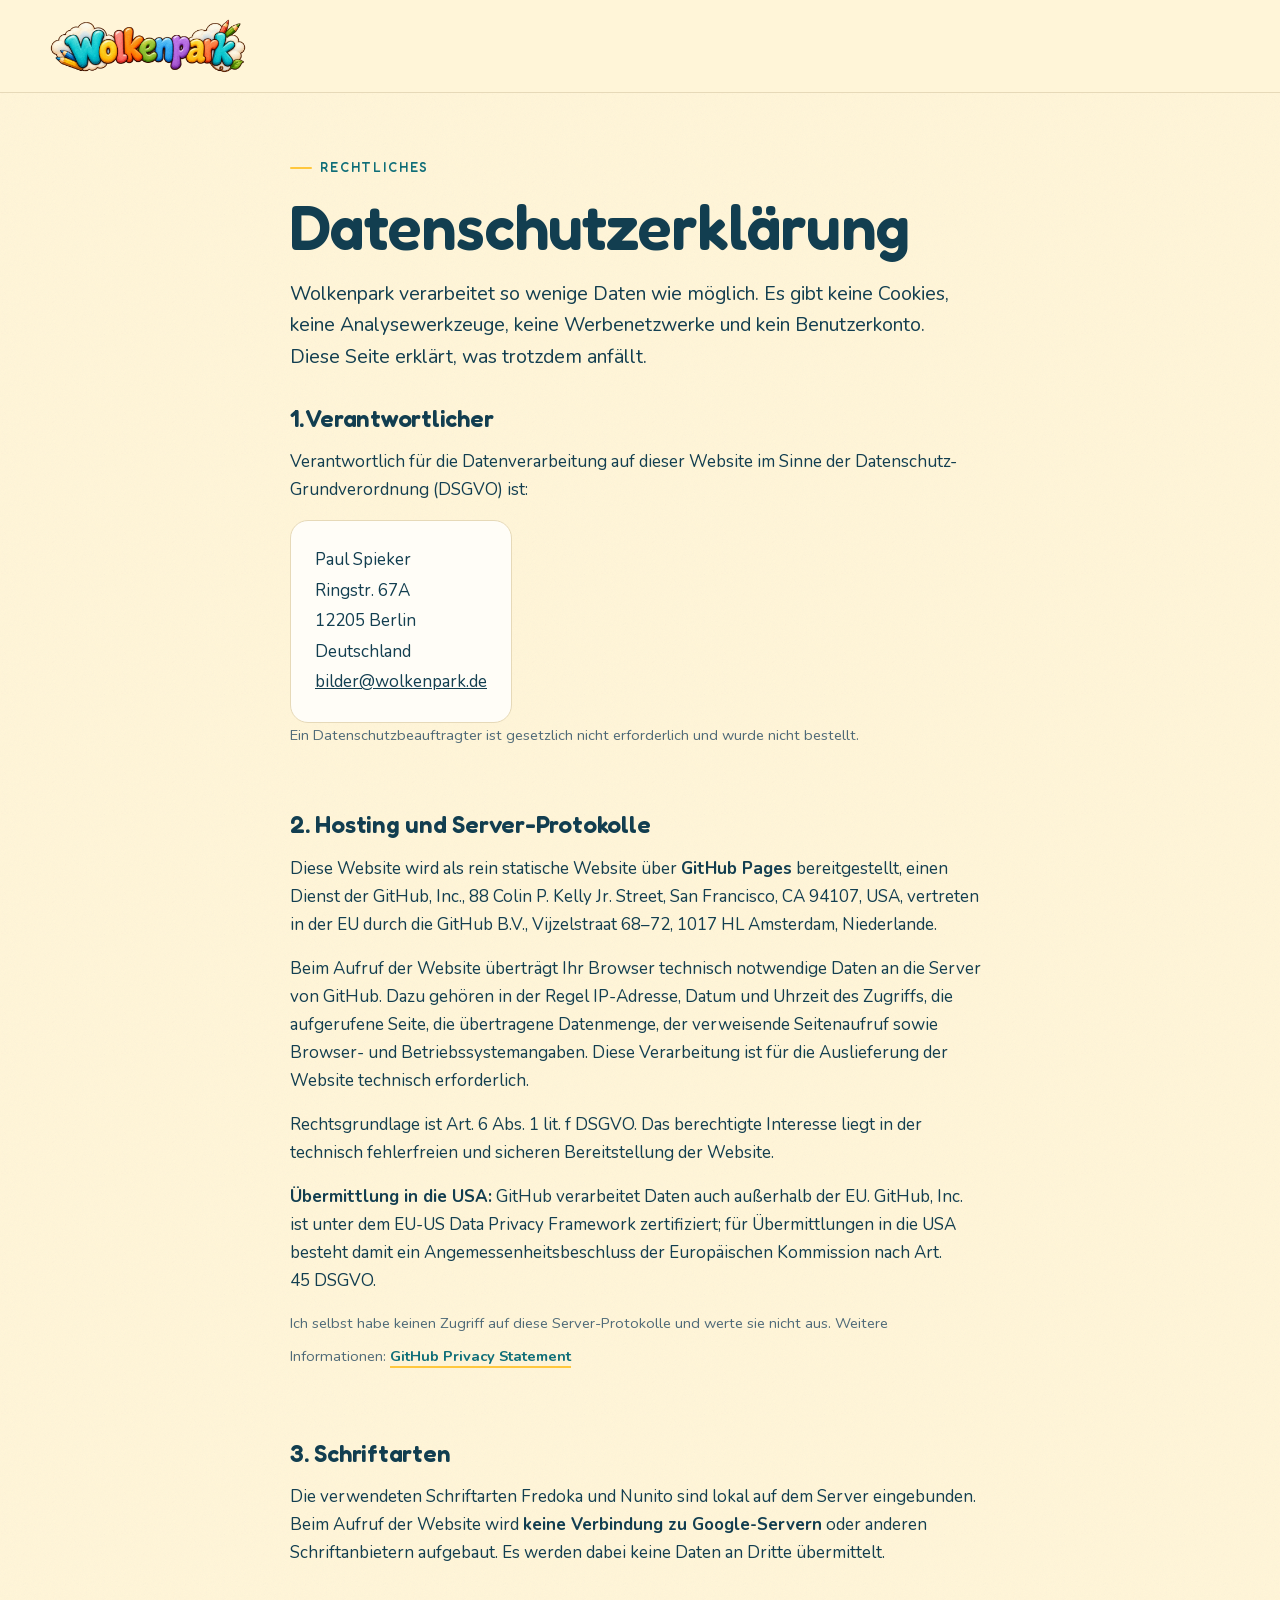
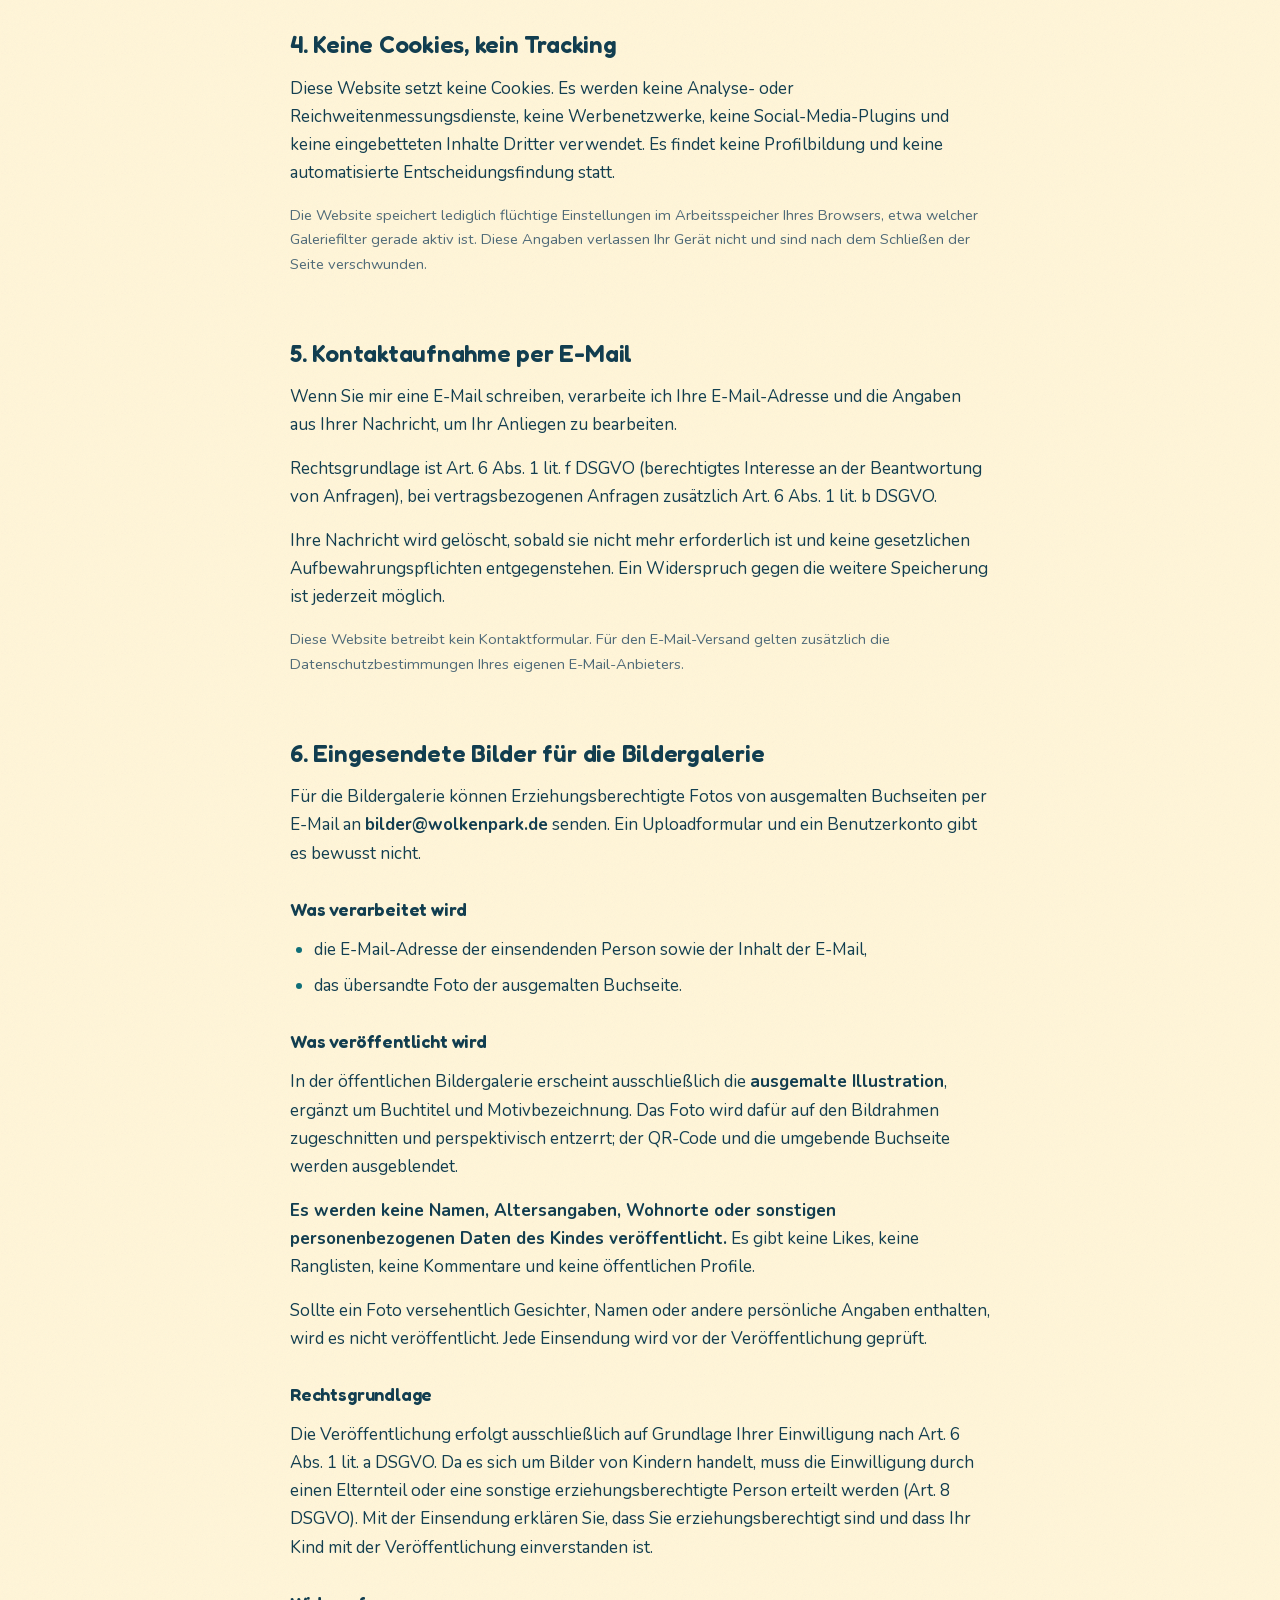
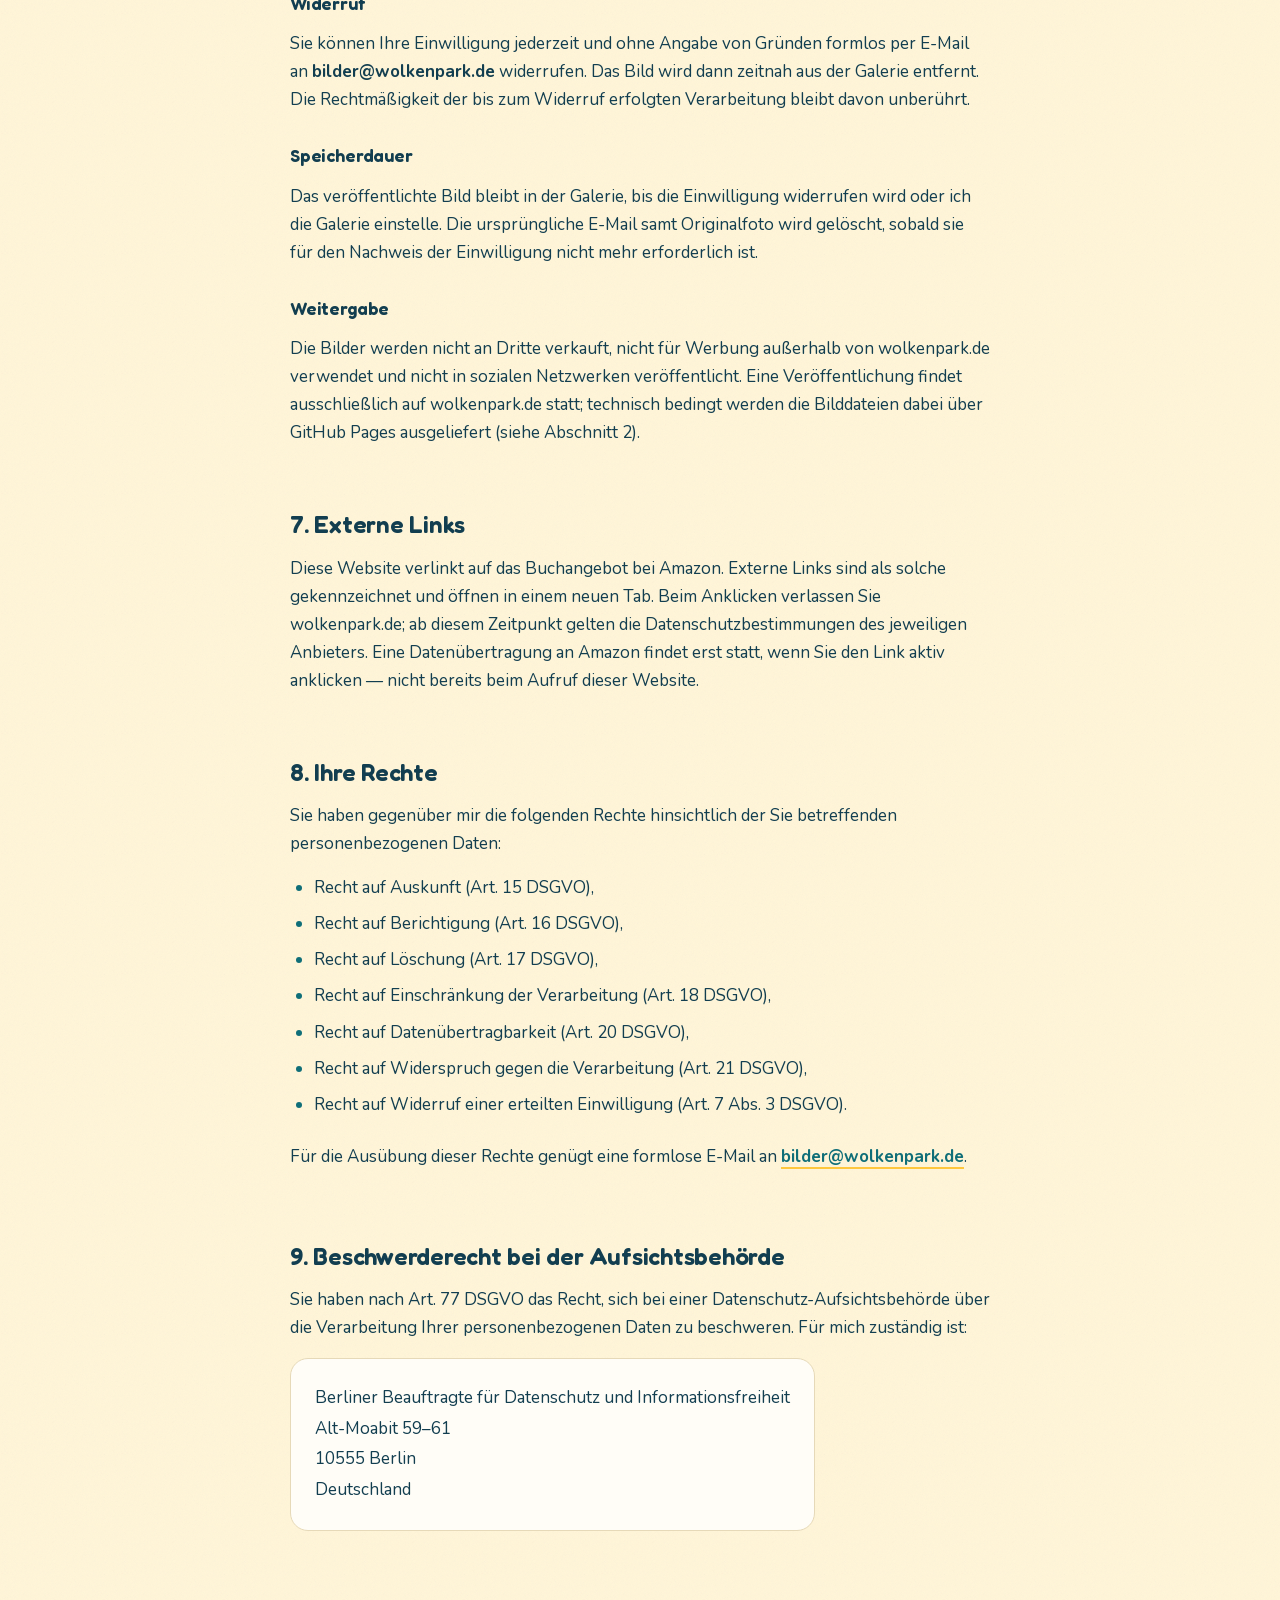
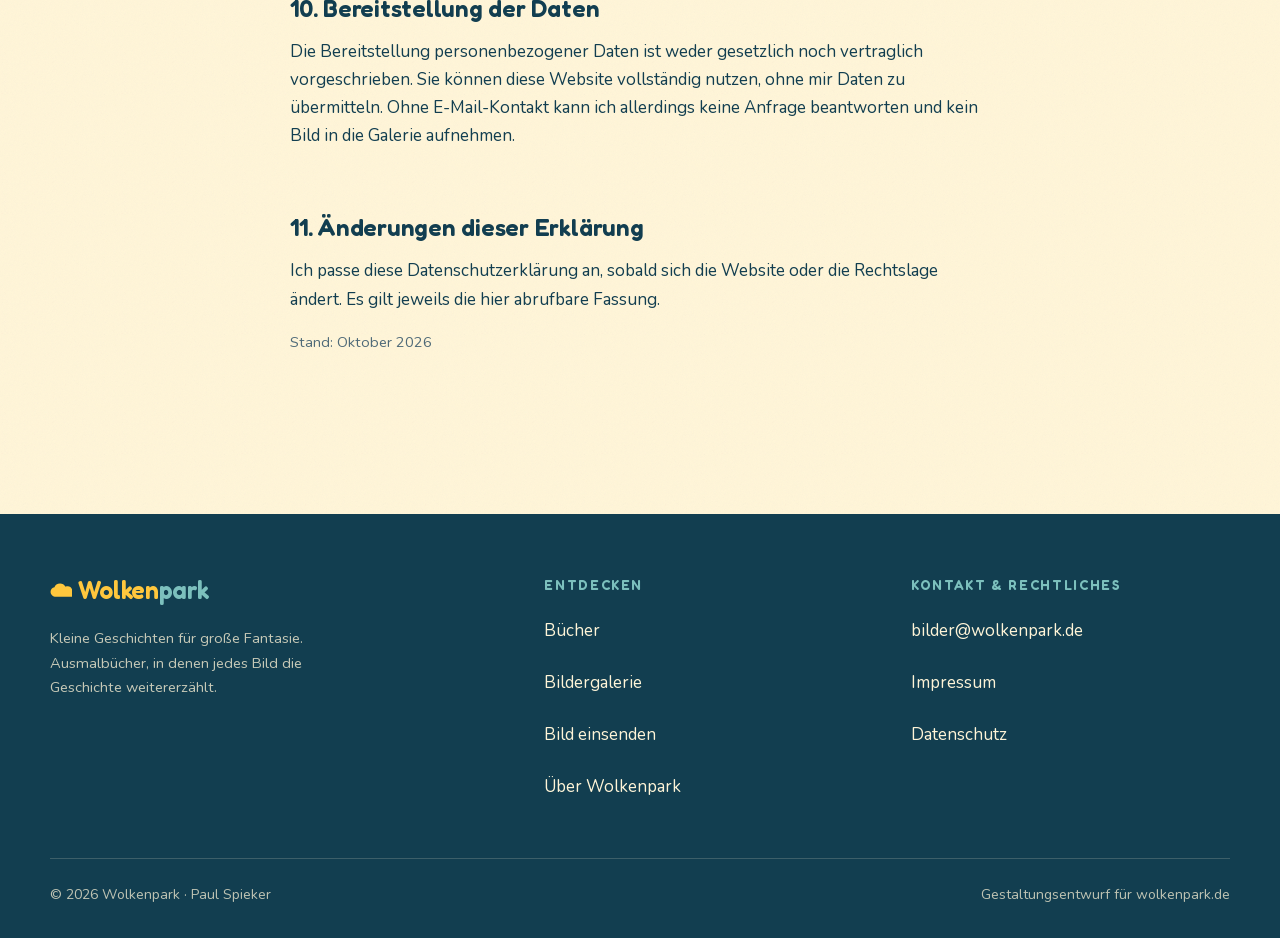
<file: datenschutz.html>
<!doctype html>
<html lang="de">
<head>
<meta charset="utf-8">
<meta name="viewport" content="width=device-width,initial-scale=1">
<title>Datenschutz | Wolkenpark</title>
<meta name="description" content="Wie wolkenpark.de mit personenbezogenen Daten umgeht: Hosting, E-Mail-Kontakt und eingesendete Kinderbilder.">
<meta name="theme-color" content="#fff5d8">
<link rel="preload" href="assets/fonts/nunito-latin.woff2" as="font" type="font/woff2" crossorigin>
<link rel="preload" href="assets/fonts/fredoka-latin.woff2" as="font" type="font/woff2" crossorigin>
<link rel="stylesheet" href="assets/schriften.css">
<link rel="stylesheet" href="assets/styles.css">
<script defer src="assets/app.js"></script>
</head>
<body>
<a class="sprungmarke" href="#inhalt">Zum Inhalt springen</a>

<header class="kopf">
  <div class="rand kopf-innen">
    <a class="marke" href="index.html" aria-label="Wolkenpark – zur Startseite">
      <img src="assets/img/wortmarke.webp" alt="Wolkenpark" width="1400" height="383" fetchpriority="high">
    </a>
    <details class="nav-huelle">
      <summary>
        <svg class="balken-auf" viewBox="0 0 24 24" fill="none" stroke="currentColor" stroke-width="2.4" stroke-linecap="round" aria-hidden="true"><path d="M4 7h16M4 12h16M4 17h16"/></svg>
        <svg class="balken-zu" viewBox="0 0 24 24" fill="none" stroke="currentColor" stroke-width="2.4" stroke-linecap="round" aria-hidden="true"><path d="M6 6l12 12M18 6L6 18"/></svg>
        Menü
      </summary>
      <nav class="haupt-nav" aria-label="Hauptnavigation"><a href="buch-bens-handwerkertag.html">Bücher</a><a href="galerie.html">Bildergalerie</a><a href="einsenden.html">Bild einsenden</a></nav>
    </details>
  </div>
</header>

<main id="inhalt">

  <section class="abschnitt--eng">
    <div class="rand rand--schmal rechtstext">
      <p class="vorzeile">Rechtliches</p>
      <h1>Datenschutzerklärung</h1>
      <p class="fuehrung">Wolkenpark verarbeitet so wenige Daten wie möglich. Es gibt keine Cookies, keine
      Analysewerkzeuge, keine Werbenetzwerke und kein Benutzerkonto. Diese Seite erklärt, was trotzdem anfällt.</p>

      <h2>1. Verantwortlicher</h2>
      <p>Verantwortlich für die Datenverarbeitung auf dieser Website im Sinne der Datenschutz-Grundverordnung
      (DSGVO) ist:</p>
      <address>
        Paul Spieker<br>
        Ringstr. 67A<br>
        12205 Berlin<br>
        Deutschland<br>
        <a href="mailto:bilder@wolkenpark.de">bilder@wolkenpark.de</a>
      </address>
      <p class="klein">Ein Datenschutzbeauftragter ist gesetzlich nicht erforderlich und wurde nicht bestellt.</p>

      <h2>2. Hosting und Server-Protokolle</h2>
      <p>Diese Website wird als rein statische Website über <b>GitHub Pages</b> bereitgestellt, einen Dienst der
      GitHub, Inc., 88 Colin P. Kelly Jr. Street, San Francisco, CA 94107, USA, vertreten in der EU durch die
      GitHub B.V., Vijzelstraat 68–72, 1017 HL Amsterdam, Niederlande.</p>
      <p>Beim Aufruf der Website überträgt Ihr Browser technisch notwendige Daten an die Server von GitHub.
      Dazu gehören in der Regel IP-Adresse, Datum und Uhrzeit des Zugriffs, die aufgerufene Seite, die
      übertragene Datenmenge, der verweisende Seitenaufruf sowie Browser- und Betriebssystemangaben. Diese
      Verarbeitung ist für die Auslieferung der Website technisch erforderlich.</p>
      <p>Rechtsgrundlage ist Art. 6 Abs. 1 lit. f DSGVO. Das berechtigte Interesse liegt in der technisch
      fehlerfreien und sicheren Bereitstellung der Website.</p>
      <p><b>Übermittlung in die USA:</b> GitHub verarbeitet Daten auch außerhalb der EU. GitHub, Inc. ist unter
      dem EU-US Data Privacy Framework zertifiziert; für Übermittlungen in die USA besteht damit ein
      Angemessenheitsbeschluss der Europäischen Kommission nach Art. 45 DSGVO.</p>
      <p class="klein">Ich selbst habe keinen Zugriff auf diese Server-Protokolle und werte sie nicht aus.
      Weitere Informationen: <a class="textlink" href="https://docs.github.com/site-policy/privacy-policies/github-privacy-statement" rel="noopener external" target="_blank">GitHub Privacy Statement</a></p>

      <h2>3. Schriftarten</h2>
      <p>Die verwendeten Schriftarten Fredoka und Nunito sind lokal auf dem Server eingebunden. Beim Aufruf
      der Website wird <b>keine Verbindung zu Google-Servern</b> oder anderen Schriftanbietern aufgebaut.
      Es werden dabei keine Daten an Dritte übermittelt.</p>

      <h2>4. Keine Cookies, kein Tracking</h2>
      <p>Diese Website setzt keine Cookies. Es werden keine Analyse- oder Reichweitenmessungsdienste,
      keine Werbenetzwerke, keine Social-Media-Plugins und keine eingebetteten Inhalte Dritter verwendet.
      Es findet keine Profilbildung und keine automatisierte Entscheidungsfindung statt.</p>
      <p class="klein">Die Website speichert lediglich flüchtige Einstellungen im Arbeitsspeicher Ihres
      Browsers, etwa welcher Galeriefilter gerade aktiv ist. Diese Angaben verlassen Ihr Gerät nicht und
      sind nach dem Schließen der Seite verschwunden.</p>

      <h2>5. Kontaktaufnahme per E-Mail</h2>
      <p>Wenn Sie mir eine E-Mail schreiben, verarbeite ich Ihre E-Mail-Adresse und die Angaben aus Ihrer
      Nachricht, um Ihr Anliegen zu bearbeiten.</p>
      <p>Rechtsgrundlage ist Art. 6 Abs. 1 lit. f DSGVO (berechtigtes Interesse an der Beantwortung von
      Anfragen), bei vertragsbezogenen Anfragen zusätzlich Art. 6 Abs. 1 lit. b DSGVO.</p>
      <p>Ihre Nachricht wird gelöscht, sobald sie nicht mehr erforderlich ist und keine gesetzlichen
      Aufbewahrungspflichten entgegenstehen. Ein Widerspruch gegen die weitere Speicherung ist jederzeit
      möglich.</p>
      <p class="klein">Diese Website betreibt kein Kontaktformular. Für den E-Mail-Versand gelten zusätzlich
      die Datenschutzbestimmungen Ihres eigenen E-Mail-Anbieters.</p>

      <h2>6. Eingesendete Bilder für die Bildergalerie</h2>
      <p>Für die Bildergalerie können Erziehungsberechtigte Fotos von ausgemalten Buchseiten per E-Mail an
      <b>bilder@wolkenpark.de</b> senden. Ein Uploadformular und ein Benutzerkonto gibt es bewusst nicht.</p>

      <h3>Was verarbeitet wird</h3>
      <ul>
        <li>die E-Mail-Adresse der einsendenden Person sowie der Inhalt der E-Mail,</li>
        <li>das übersandte Foto der ausgemalten Buchseite.</li>
      </ul>

      <h3>Was veröffentlicht wird</h3>
      <p>In der öffentlichen Bildergalerie erscheint ausschließlich die <b>ausgemalte Illustration</b>, ergänzt
      um Buchtitel und Motivbezeichnung. Das Foto wird dafür auf den Bildrahmen zugeschnitten und
      perspektivisch entzerrt; der QR-Code und die umgebende Buchseite werden ausgeblendet.</p>
      <p><b>Es werden keine Namen, Altersangaben, Wohnorte oder sonstigen personenbezogenen Daten des Kindes
      veröffentlicht.</b> Es gibt keine Likes, keine Ranglisten, keine Kommentare und keine öffentlichen Profile.</p>
      <p>Sollte ein Foto versehentlich Gesichter, Namen oder andere persönliche Angaben enthalten, wird es
      nicht veröffentlicht. Jede Einsendung wird vor der Veröffentlichung geprüft.</p>

      <h3>Rechtsgrundlage</h3>
      <p>Die Veröffentlichung erfolgt ausschließlich auf Grundlage Ihrer Einwilligung nach Art. 6 Abs. 1 lit. a
      DSGVO. Da es sich um Bilder von Kindern handelt, muss die Einwilligung durch einen Elternteil oder eine
      sonstige erziehungsberechtigte Person erteilt werden (Art. 8 DSGVO). Mit der Einsendung erklären Sie,
      dass Sie erziehungsberechtigt sind und dass Ihr Kind mit der Veröffentlichung einverstanden ist.</p>

      <h3>Widerruf</h3>
      <p>Sie können Ihre Einwilligung jederzeit und ohne Angabe von Gründen formlos per E-Mail an
      <b>bilder@wolkenpark.de</b> widerrufen. Das Bild wird dann zeitnah aus der Galerie entfernt. Die
      Rechtmäßigkeit der bis zum Widerruf erfolgten Verarbeitung bleibt davon unberührt.</p>

      <h3>Speicherdauer</h3>
      <p>Das veröffentlichte Bild bleibt in der Galerie, bis die Einwilligung widerrufen wird oder ich die
      Galerie einstelle. Die ursprüngliche E-Mail samt Originalfoto wird gelöscht, sobald sie für den Nachweis
      der Einwilligung nicht mehr erforderlich ist.</p>

      <h3>Weitergabe</h3>
      <p>Die Bilder werden nicht an Dritte verkauft, nicht für Werbung außerhalb von wolkenpark.de verwendet
      und nicht in sozialen Netzwerken veröffentlicht. Eine Veröffentlichung findet ausschließlich auf
      wolkenpark.de statt; technisch bedingt werden die Bilddateien dabei über GitHub Pages ausgeliefert
      (siehe Abschnitt 2).</p>

      <h2>7. Externe Links</h2>
      <p>Diese Website verlinkt auf das Buchangebot bei Amazon. Externe Links sind als solche gekennzeichnet
      und öffnen in einem neuen Tab. Beim Anklicken verlassen Sie wolkenpark.de; ab diesem Zeitpunkt gelten
      die Datenschutzbestimmungen des jeweiligen Anbieters. Eine Datenübertragung an Amazon findet erst statt,
      wenn Sie den Link aktiv anklicken — nicht bereits beim Aufruf dieser Website.</p>

      <h2>8. Ihre Rechte</h2>
      <p>Sie haben gegenüber mir die folgenden Rechte hinsichtlich der Sie betreffenden personenbezogenen Daten:</p>
      <ul>
        <li>Recht auf Auskunft (Art. 15 DSGVO),</li>
        <li>Recht auf Berichtigung (Art. 16 DSGVO),</li>
        <li>Recht auf Löschung (Art. 17 DSGVO),</li>
        <li>Recht auf Einschränkung der Verarbeitung (Art. 18 DSGVO),</li>
        <li>Recht auf Datenübertragbarkeit (Art. 20 DSGVO),</li>
        <li>Recht auf Widerspruch gegen die Verarbeitung (Art. 21 DSGVO),</li>
        <li>Recht auf Widerruf einer erteilten Einwilligung (Art. 7 Abs. 3 DSGVO).</li>
      </ul>
      <p>Für die Ausübung dieser Rechte genügt eine formlose E-Mail an
      <a class="textlink" href="mailto:bilder@wolkenpark.de">bilder@wolkenpark.de</a>.</p>

      <h2>9. Beschwerderecht bei der Aufsichtsbehörde</h2>
      <p>Sie haben nach Art. 77 DSGVO das Recht, sich bei einer Datenschutz-Aufsichtsbehörde über die
      Verarbeitung Ihrer personenbezogenen Daten zu beschweren. Für mich zuständig ist:</p>
      <address>
        Berliner Beauftragte für Datenschutz und Informationsfreiheit<br>
        Alt-Moabit 59–61<br>
        10555 Berlin<br>
        Deutschland
      </address>

      <h2>10. Bereitstellung der Daten</h2>
      <p>Die Bereitstellung personenbezogener Daten ist weder gesetzlich noch vertraglich vorgeschrieben.
      Sie können diese Website vollständig nutzen, ohne mir Daten zu übermitteln. Ohne E-Mail-Kontakt kann
      ich allerdings keine Anfrage beantworten und kein Bild in die Galerie aufnehmen.</p>

      <h2>11. Änderungen dieser Erklärung</h2>
      <p>Ich passe diese Datenschutzerklärung an, sobald sich die Website oder die Rechtslage ändert.
      Es gilt jeweils die hier abrufbare Fassung.</p>
      <p class="klein">Stand: Oktober 2026</p>
    </div>
  </section>
</main>

<footer class="fuss">
  <div class="rand">
    <div class="fuss-raster">
      <div>
        <a class="wortmarke-typo" href="index.html"><svg viewBox="0 0 40 26" aria-hidden="true"><path fill="currentColor" d="M11 25C5 25 1 21 1 16c0-4 3-7 7-8 1-4 5-7 10-7 4 0 8 2 10 6 1-1 2-1 4-1 4 0 7 3 8 7 3 1 5 4 5 7 0 3-2 5-5 5Z"/></svg>Wolken<b>park</b></a>
        <p class="klein" style="margin-top:var(--s4);max-width:34ch">Kleine Geschichten für große Fantasie. Ausmalbücher, in denen jedes Bild die Geschichte weitererzählt.</p>
      </div>
      <div>
        <h4>Entdecken</h4>
        <ul>
          <li><a href="buch-bens-handwerkertag.html">Bücher</a></li>
          <li><a href="galerie.html">Bildergalerie</a></li>
          <li><a href="einsenden.html">Bild einsenden</a></li>
          <li><a href="ueber.html">Über Wolkenpark</a></li>
        </ul>
      </div>
      <div>
        <h4>Kontakt &amp; Rechtliches</h4>
        <ul>
          <li><a href="mailto:bilder@wolkenpark.de">bilder@wolkenpark.de</a></li>
          <li><a href="impressum.html">Impressum</a></li>
          <li><a href="datenschutz.html">Datenschutz</a></li>
        </ul>
      </div>
    </div>
    <div class="fuss-unten">
      <span>© 2026 Wolkenpark · Paul Spieker</span>
      <span>Gestaltungsentwurf für wolkenpark.de</span>
    </div>
  </div>
</footer>

</body>
</html>
</file>
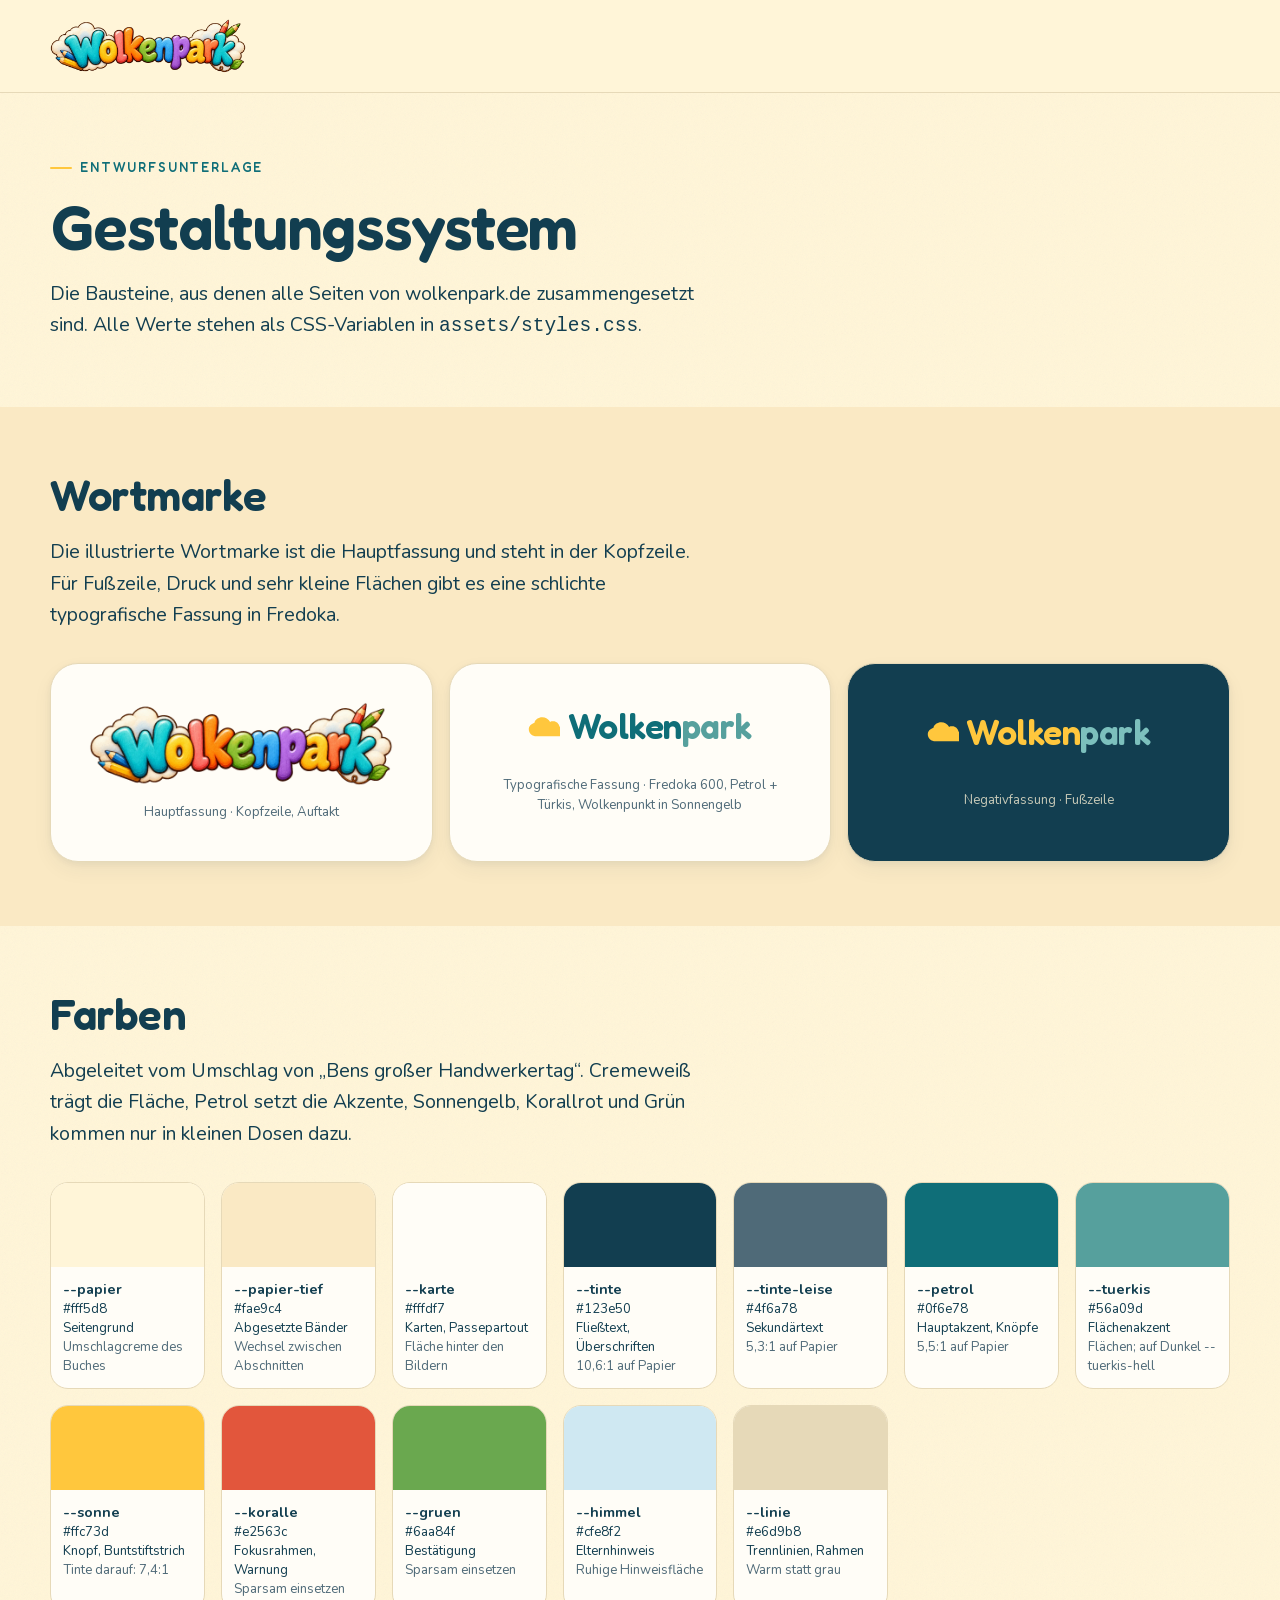
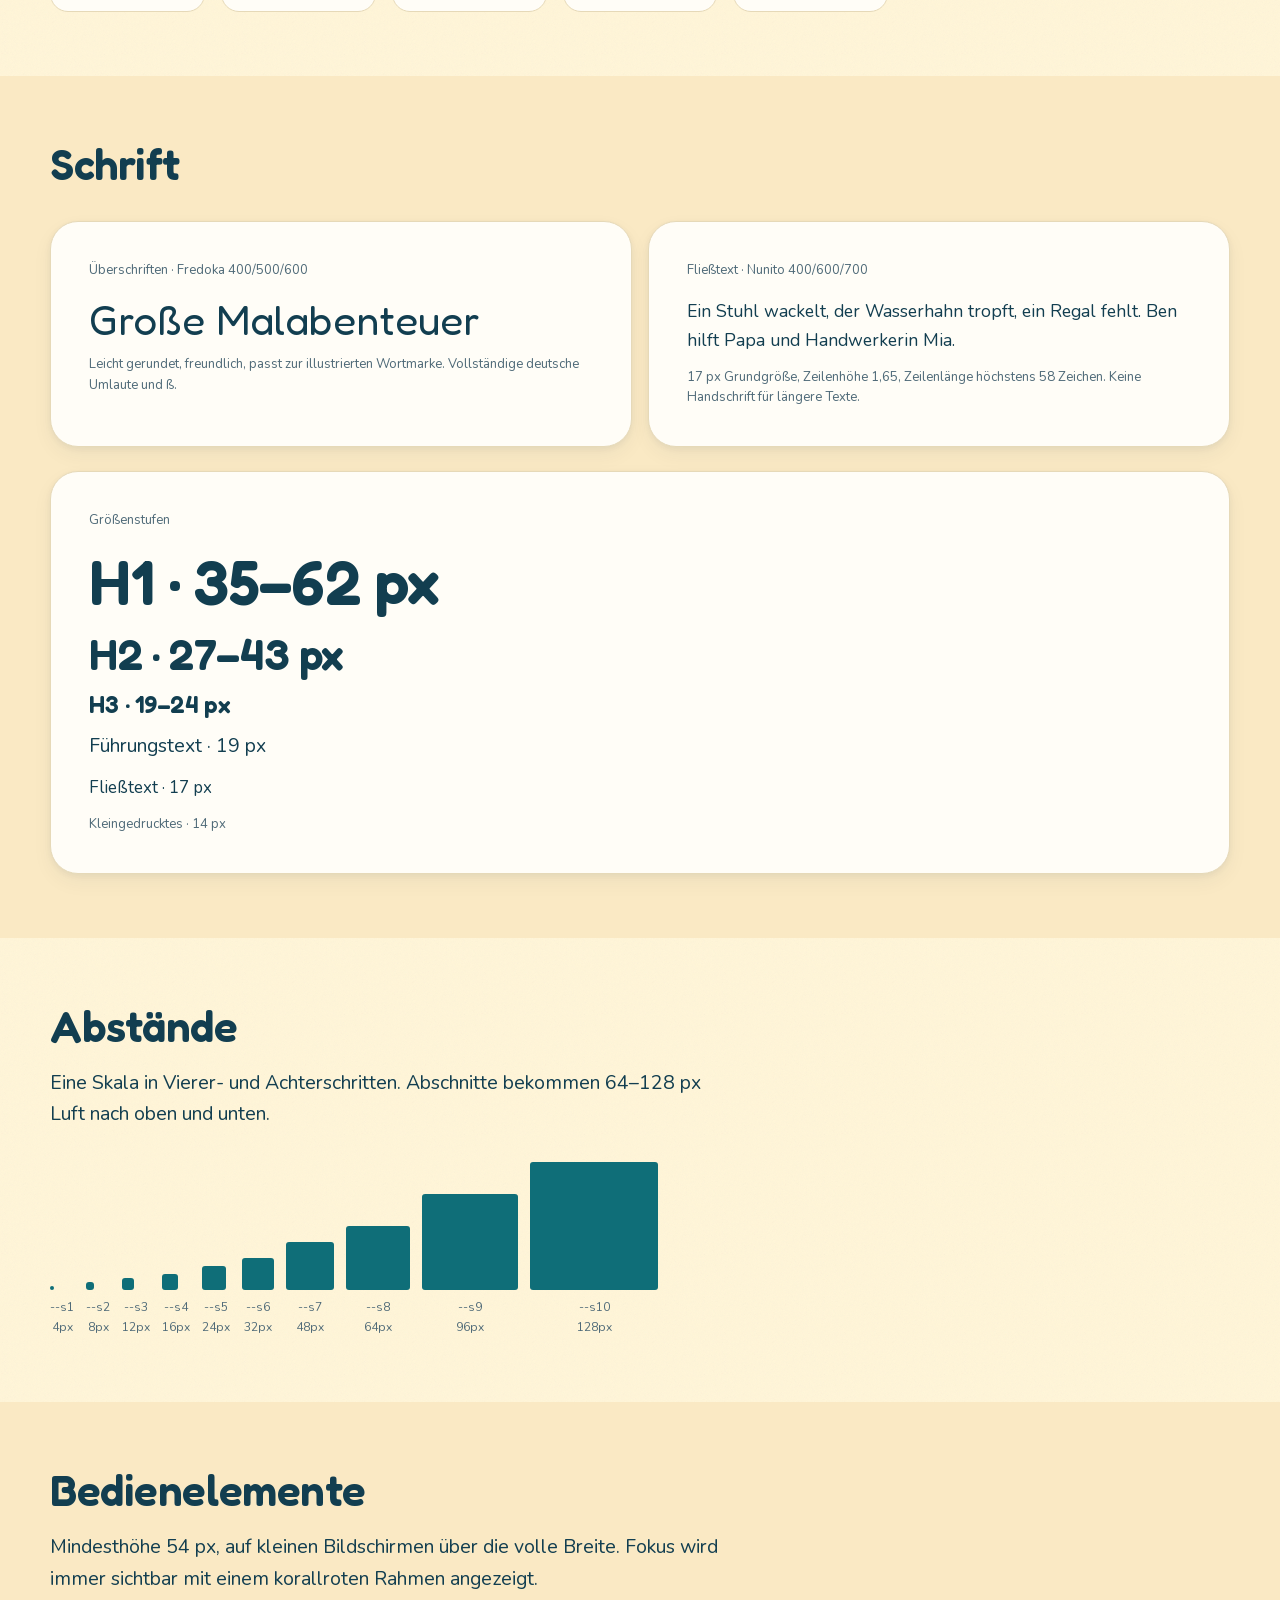
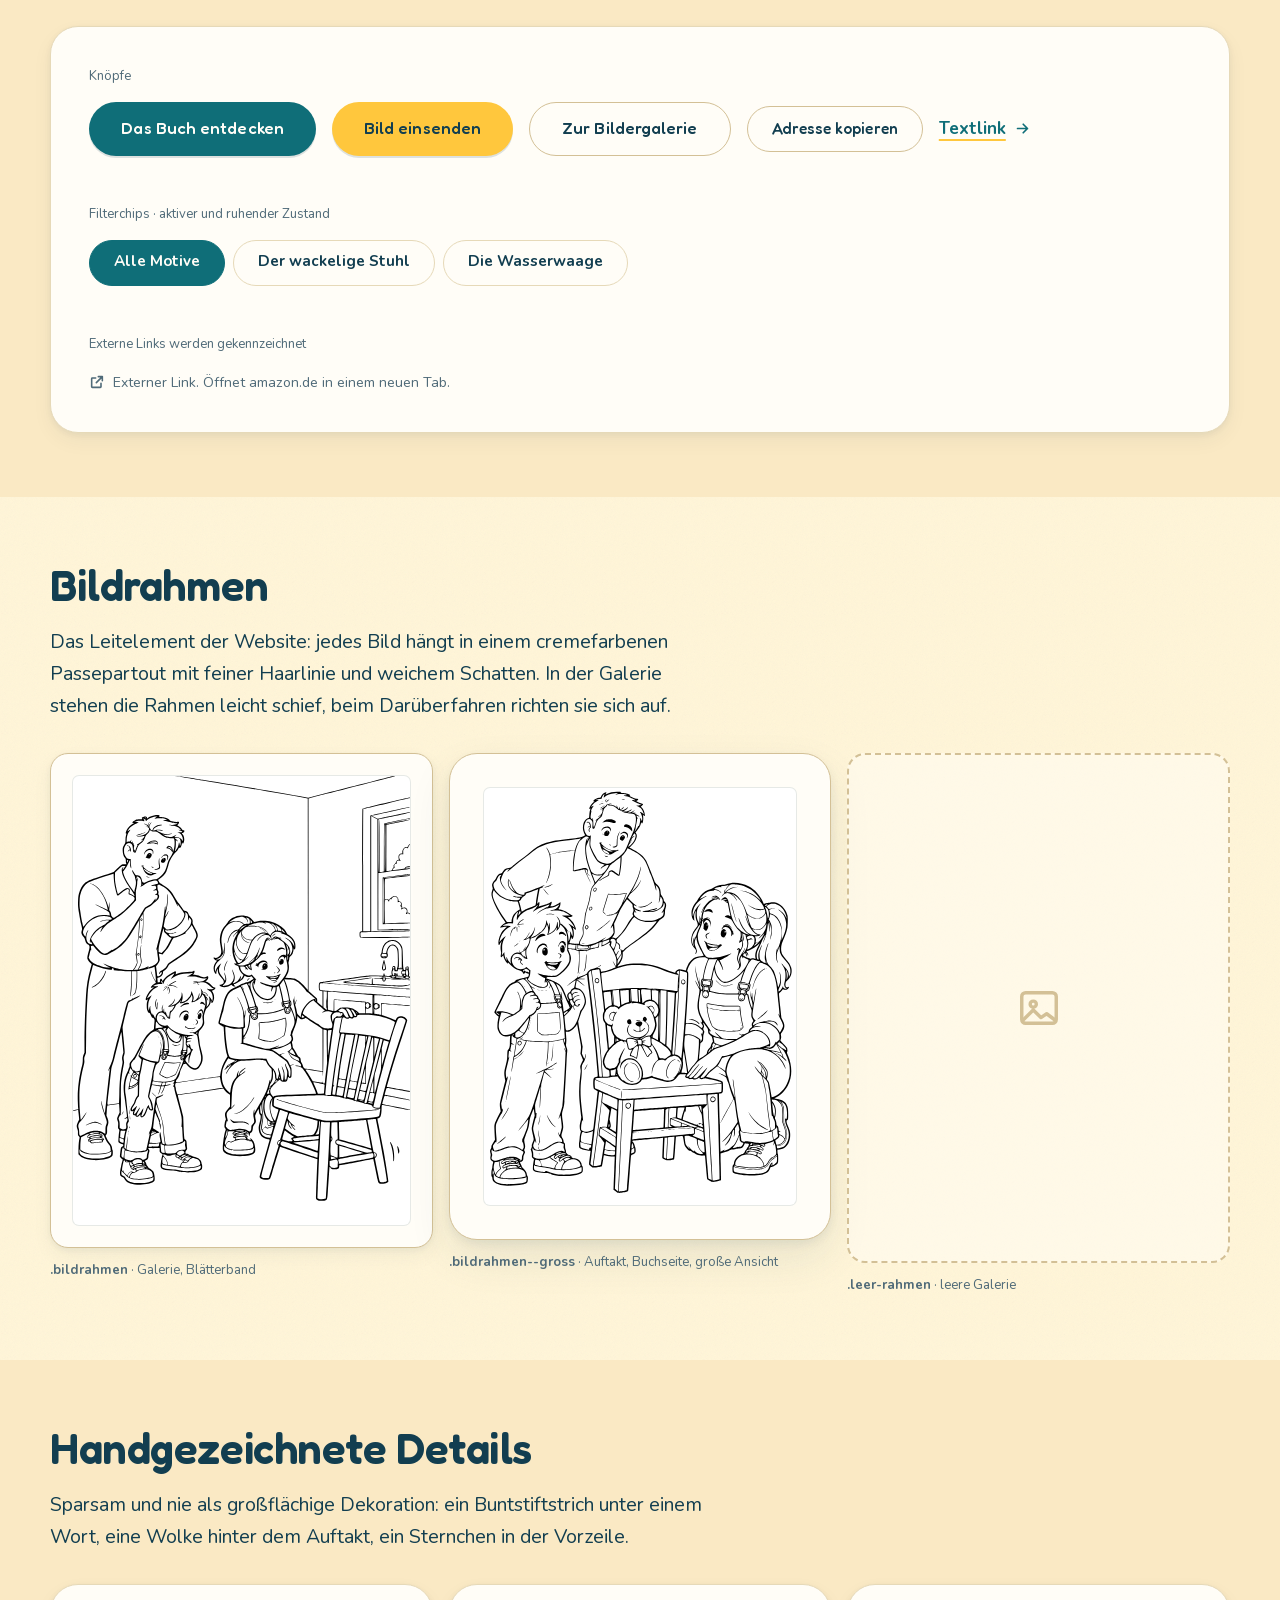
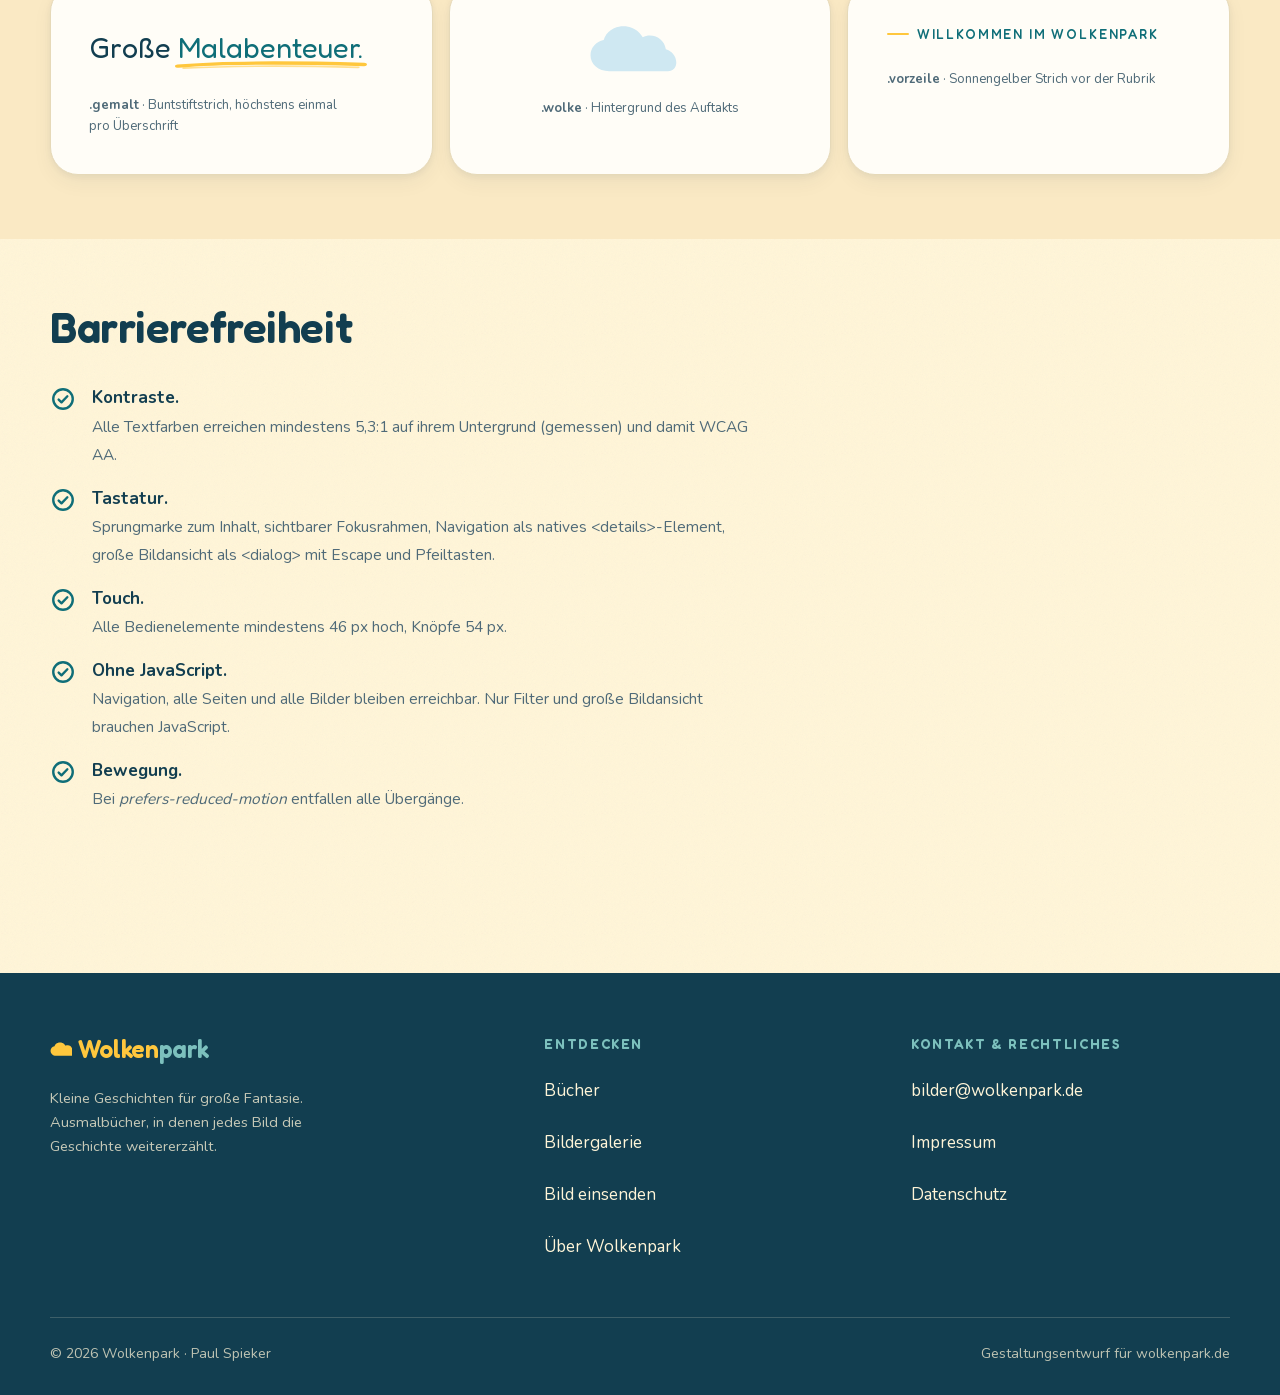
<file: designsystem.html>
<!doctype html>
<html lang="de">
<head>
<meta charset="utf-8">
<meta name="viewport" content="width=device-width,initial-scale=1">
<title>Gestaltungssystem | Wolkenpark</title>
<meta name="description" content="Farben, Schriften, Abstände, Bedienelemente und Bildrahmen der Wolkenpark-Website.">
<meta name="theme-color" content="#fff5d8">
<link rel="preload" href="assets/fonts/nunito-latin.woff2" as="font" type="font/woff2" crossorigin>
<link rel="preload" href="assets/fonts/fredoka-latin.woff2" as="font" type="font/woff2" crossorigin>
<link rel="stylesheet" href="assets/schriften.css">
<link rel="stylesheet" href="assets/styles.css">
<script defer src="assets/app.js"></script>
</head>
<body>
<a class="sprungmarke" href="#inhalt">Zum Inhalt springen</a>

<header class="kopf">
  <div class="rand kopf-innen">
    <a class="marke" href="index.html" aria-label="Wolkenpark – zur Startseite">
      <img src="assets/img/wortmarke.webp" alt="Wolkenpark" width="1400" height="383" fetchpriority="high">
    </a>
    <details class="nav-huelle">
      <summary>
        <svg class="balken-auf" viewBox="0 0 24 24" fill="none" stroke="currentColor" stroke-width="2.4" stroke-linecap="round" aria-hidden="true"><path d="M4 7h16M4 12h16M4 17h16"/></svg>
        <svg class="balken-zu" viewBox="0 0 24 24" fill="none" stroke="currentColor" stroke-width="2.4" stroke-linecap="round" aria-hidden="true"><path d="M6 6l12 12M18 6L6 18"/></svg>
        Menü
      </summary>
      <nav class="haupt-nav" aria-label="Hauptnavigation"><a href="buch-bens-handwerkertag.html">Bücher</a><a href="galerie.html">Bildergalerie</a><a href="einsenden.html">Bild einsenden</a></nav>
    </details>
  </div>
</header>

<main id="inhalt">

  <section class="abschnitt--eng">
    <div class="rand">
      <p class="vorzeile">Entwurfsunterlage</p>
      <h1>Gestaltungssystem</h1>
      <p class="fuehrung">Die Bausteine, aus denen alle Seiten von wolkenpark.de zusammengesetzt sind. Alle Werte stehen als CSS-Variablen in <code>assets/styles.css</code>.</p>
    </div>
  </section>

  <section class="abschnitt--eng band">
    <div class="rand">
      <h2>Wortmarke</h2>
      <p class="fuehrung">Die illustrierte Wortmarke ist die Hauptfassung und steht in der Kopfzeile. Für Fußzeile, Druck und sehr kleine Flächen gibt es eine schlichte typografische Fassung in Fredoka.</p>
      <div class="muster" style="grid-template-columns:repeat(auto-fit,minmax(260px,1fr));margin-top:var(--s6)">
        <div class="karte" style="text-align:center"><img src="assets/img/wortmarke.webp" alt="Illustrierte Wolkenpark-Wortmarke" width="1400" height="383" style="margin:0 auto"><p class="winzig" style="margin-top:var(--s4)">Hauptfassung · Kopfzeile, Auftakt</p></div>
        <div class="karte" style="text-align:center;display:grid;place-items:center"><span class="wortmarke-typo" style="font-size:2.2rem"><svg viewBox="0 0 40 26" aria-hidden="true"><path fill="currentColor" d="M11 25C5 25 1 21 1 16c0-4 3-7 7-8 1-4 5-7 10-7 4 0 8 2 10 6 1-1 2-1 4-1 4 0 7 3 8 7 3 1 5 4 5 7 0 3-2 5-5 5Z"/></svg>Wolken<b>park</b></span><p class="winzig" style="margin-top:var(--s4)">Typografische Fassung · Fredoka 600, Petrol + Türkis, Wolkenpunkt in Sonnengelb</p></div>
        <div class="karte" style="text-align:center;display:grid;place-items:center;background:var(--tinte)"><span class="wortmarke-typo" style="font-size:2.2rem;color:var(--sonne)"><svg viewBox="0 0 40 26" aria-hidden="true"><path fill="currentColor" d="M11 25C5 25 1 21 1 16c0-4 3-7 7-8 1-4 5-7 10-7 4 0 8 2 10 6 1-1 2-1 4-1 4 0 7 3 8 7 3 1 5 4 5 7 0 3-2 5-5 5Z"/></svg>Wolken<b style="color:var(--tuerkis-hell)">park</b></span><p class="winzig" style="margin-top:var(--s4);color:rgba(255,245,216,.76)">Negativfassung · Fußzeile</p></div>
      </div>
    </div>
  </section>

  <section class="abschnitt--eng">
    <div class="rand">
      <h2>Farben</h2>
      <p class="fuehrung">Abgeleitet vom Umschlag von „Bens großer Handwerkertag“. Cremeweiß trägt die Fläche, Petrol setzt die Akzente, Sonnengelb, Korallrot und Grün kommen nur in kleinen Dosen dazu.</p>
      <div class="muster" style="margin-top:var(--s6)"><div class="farbfeld"><i style="background:#fff5d8"></i><span><b>--papier</b>#fff5d8<br>Seitengrund<br><em style="color:var(--tinte-leise);font-style:normal">Umschlagcreme des Buches</em></span></div><div class="farbfeld"><i style="background:#fae9c4"></i><span><b>--papier-tief</b>#fae9c4<br>Abgesetzte Bänder<br><em style="color:var(--tinte-leise);font-style:normal">Wechsel zwischen Abschnitten</em></span></div><div class="farbfeld"><i style="background:#fffdf7"></i><span><b>--karte</b>#fffdf7<br>Karten, Passepartout<br><em style="color:var(--tinte-leise);font-style:normal">Fläche hinter den Bildern</em></span></div><div class="farbfeld"><i style="background:#123e50"></i><span><b>--tinte</b>#123e50<br>Fließtext, Überschriften<br><em style="color:var(--tinte-leise);font-style:normal">10,6:1 auf Papier</em></span></div><div class="farbfeld"><i style="background:#4f6a78"></i><span><b>--tinte-leise</b>#4f6a78<br>Sekundärtext<br><em style="color:var(--tinte-leise);font-style:normal">5,3:1 auf Papier</em></span></div><div class="farbfeld"><i style="background:#0f6e78"></i><span><b>--petrol</b>#0f6e78<br>Hauptakzent, Knöpfe<br><em style="color:var(--tinte-leise);font-style:normal">5,5:1 auf Papier</em></span></div><div class="farbfeld"><i style="background:#56a09d"></i><span><b>--tuerkis</b>#56a09d<br>Flächenakzent<br><em style="color:var(--tinte-leise);font-style:normal">Flächen; auf Dunkel --tuerkis-hell</em></span></div><div class="farbfeld"><i style="background:#ffc73d"></i><span><b>--sonne</b>#ffc73d<br>Knopf, Buntstiftstrich<br><em style="color:var(--tinte-leise);font-style:normal">Tinte darauf: 7,4:1</em></span></div><div class="farbfeld"><i style="background:#e2563c"></i><span><b>--koralle</b>#e2563c<br>Fokusrahmen, Warnung<br><em style="color:var(--tinte-leise);font-style:normal">Sparsam einsetzen</em></span></div><div class="farbfeld"><i style="background:#6aa84f"></i><span><b>--gruen</b>#6aa84f<br>Bestätigung<br><em style="color:var(--tinte-leise);font-style:normal">Sparsam einsetzen</em></span></div><div class="farbfeld"><i style="background:#cfe8f2"></i><span><b>--himmel</b>#cfe8f2<br>Elternhinweis<br><em style="color:var(--tinte-leise);font-style:normal">Ruhige Hinweisfläche</em></span></div><div class="farbfeld"><i style="background:#e6d9b8"></i><span><b>--linie</b>#e6d9b8<br>Trennlinien, Rahmen<br><em style="color:var(--tinte-leise);font-style:normal">Warm statt grau</em></span></div></div>
    </div>
  </section>

  <section class="abschnitt--eng band">
    <div class="rand">
      <h2>Schrift</h2>
      <div class="muster" style="grid-template-columns:repeat(auto-fit,minmax(300px,1fr));margin-top:var(--s6)">
        <div class="karte">
          <p class="winzig">Überschriften · Fredoka 400/500/600</p>
          <p style="font-family:var(--schrift-titel);font-size:2.6rem;line-height:1.1;margin:var(--s3) 0">Große Malabenteuer</p>
          <p class="winzig">Leicht gerundet, freundlich, passt zur illustrierten Wortmarke. Vollständige deutsche Umlaute und ß.</p>
        </div>
        <div class="karte">
          <p class="winzig">Fließtext · Nunito 400/600/700</p>
          <p style="font-size:1.1rem;margin:var(--s3) 0">Ein Stuhl wackelt, der Wasserhahn tropft, ein Regal fehlt. Ben hilft Papa und Handwerkerin Mia.</p>
          <p class="winzig">17 px Grundgröße, Zeilenhöhe 1,65, Zeilenlänge höchstens 58 Zeichen. Keine Handschrift für längere Texte.</p>
        </div>
      </div>
      <div class="karte" style="margin-top:var(--s5)">
        <p class="winzig" style="margin-bottom:var(--s4)">Größenstufen</p>
        <h1 style="margin:0 0 var(--s3)">H1 · 35–62 px</h1>
        <h2 style="margin:0 0 var(--s3)">H2 · 27–43 px</h2>
        <h3 style="margin:0 0 var(--s3)">H3 · 19–24 px</h3>
        <p class="fuehrung" style="margin:0 0 var(--s3)">Führungstext · 19 px</p>
        <p style="margin:0 0 var(--s3)">Fließtext · 17 px</p>
        <p class="winzig" style="margin:0">Kleingedrucktes · 14 px</p>
      </div>
    </div>
  </section>

  <section class="abschnitt--eng">
    <div class="rand">
      <h2>Abstände</h2>
      <p class="fuehrung">Eine Skala in Vierer- und Achterschritten. Abschnitte bekommen 64–128 px Luft nach oben und unten.</p>
      <div class="massband" style="margin-top:var(--s6)"><div><i style="width:4px;height:4px"></i>--s1<br>4px</div><div><i style="width:8px;height:8px"></i>--s2<br>8px</div><div><i style="width:12px;height:12px"></i>--s3<br>12px</div><div><i style="width:16px;height:16px"></i>--s4<br>16px</div><div><i style="width:24px;height:24px"></i>--s5<br>24px</div><div><i style="width:32px;height:32px"></i>--s6<br>32px</div><div><i style="width:48px;height:48px"></i>--s7<br>48px</div><div><i style="width:64px;height:64px"></i>--s8<br>64px</div><div><i style="width:96px;height:96px"></i>--s9<br>96px</div><div><i style="width:128px;height:128px"></i>--s10<br>128px</div></div>
    </div>
  </section>

  <section class="abschnitt--eng band">
    <div class="rand">
      <h2>Bedienelemente</h2>
      <p class="fuehrung">Mindesthöhe 54 px, auf kleinen Bildschirmen über die volle Breite. Fokus wird immer sichtbar mit einem korallroten Rahmen angezeigt.</p>
      <div class="karte" style="margin-top:var(--s6)">
        <p class="winzig" style="margin-bottom:var(--s4)">Knöpfe</p>
        <div class="knopf-reihe">
          <span class="knopf knopf--haupt">Das Buch entdecken</span>
          <span class="knopf knopf--sonne">Bild einsenden</span>
          <span class="knopf knopf--rand">Zur Bildergalerie</span>
          <span class="knopf knopf--rand knopf--klein">Adresse kopieren</span>
          <span class="textlink">Textlink <svg viewBox="0 0 24 24" fill="none" stroke="currentColor" stroke-width="2.4" stroke-linecap="round" stroke-linejoin="round" aria-hidden="true"><path d="M5 12h14M13 6l6 6-6 6"/></svg></span>
        </div>
        <p class="winzig" style="margin:var(--s7) 0 var(--s4)">Filterchips · aktiver und ruhender Zustand</p>
        <div class="chip-reihe">
          <span class="chip" aria-pressed="true">Alle Motive</span>
          <span class="chip">Der wackelige Stuhl</span>
          <span class="chip">Die Wasserwaage</span>
        </div>
        <p class="winzig" style="margin:var(--s7) 0 var(--s4)">Externe Links werden gekennzeichnet</p>
        <p class="extern-notiz"><svg viewBox="0 0 24 24" fill="none" stroke="currentColor" stroke-width="2.4" stroke-linecap="round" stroke-linejoin="round" aria-hidden="true"><path d="M14 4h6v6M20 4l-9 9M18 14v5a1 1 0 0 1-1 1H5a1 1 0 0 1-1-1V7a1 1 0 0 1 1-1h5"/></svg> Externer Link. Öffnet amazon.de in einem neuen Tab.</p>
      </div>
    </div>
  </section>

  <section class="abschnitt--eng">
    <div class="rand">
      <h2>Bildrahmen</h2>
      <p class="fuehrung">Das Leitelement der Website: jedes Bild hängt in einem cremefarbenen Passepartout mit feiner Haarlinie und weichem Schatten. In der Galerie stehen die Rahmen leicht schief, beim Darüberfahren richten sie sich auf.</p>
      <div class="muster" style="grid-template-columns:repeat(auto-fit,minmax(220px,1fr));margin-top:var(--s6)">
        <div>
          <div class="bildrahmen"><img src="assets/motive/motiv-03.svg" alt="" width="1086" height="1448"></div>
          <p class="winzig" style="margin-top:var(--s3)"><b>.bildrahmen</b> · Galerie, Blätterband</p>
        </div>
        <div>
          <div class="bildrahmen bildrahmen--gross"><img src="assets/motive/motiv-10.svg" alt="" width="1086" height="1448"></div>
          <p class="winzig" style="margin-top:var(--s3)"><b>.bildrahmen--gross</b> · Auftakt, Buchseite, große Ansicht</p>
        </div>
        <div>
          <div class="leer-rahmen" style="grid-template-columns:1fr;margin:0"><div><svg viewBox="0 0 24 24" fill="none" stroke="currentColor" stroke-width="1.8" stroke-linecap="round" stroke-linejoin="round"><rect x="3" y="4" width="18" height="16" rx="2"/><circle cx="9" cy="10" r="1.6"/><path d="m4 18 5-5 4 4 3-2 4 3"/></svg></div></div>
          <p class="winzig" style="margin-top:var(--s3)"><b>.leer-rahmen</b> · leere Galerie</p>
        </div>
      </div>
    </div>
  </section>

  <section class="abschnitt--eng band">
    <div class="rand">
      <h2>Handgezeichnete Details</h2>
      <p class="fuehrung">Sparsam und nie als großflächige Dekoration: ein Buntstiftstrich unter einem Wort, eine Wolke hinter dem Auftakt, ein Sternchen in der Vorzeile.</p>
      <div class="muster" style="grid-template-columns:repeat(auto-fit,minmax(240px,1fr));margin-top:var(--s6)">
        <div class="karte"><p style="font-family:var(--schrift-titel);font-size:1.8rem;margin:0">Große <span class="gemalt">Malabenteuer.</span></p><p class="winzig" style="margin-top:var(--s5)"><b>.gemalt</b> · Buntstiftstrich, höchstens einmal pro Überschrift</p></div>
        <div class="karte" style="text-align:center"><span style="display:inline-block;width:110px;color:var(--himmel)"><svg viewBox="0 0 200 90" aria-hidden="true"><path fill="currentColor" d="M44 86c-20 0-34-13-34-29 0-14 10-25 24-28C38 15 52 4 70 4c15 0 28 8 35 20 4-2 8-3 13-3 15 0 27 11 29 25 11 3 19 13 19 24 0 9-6 16-15 16Z"/></svg></span><p class="winzig" style="margin-top:var(--s4)"><b>.wolke</b> · Hintergrund des Auftakts</p></div>
        <div class="karte"><p class="vorzeile" style="margin:0">Willkommen im Wolkenpark</p><p class="winzig" style="margin-top:var(--s5)"><b>.vorzeile</b> · Sonnengelber Strich vor der Rubrik</p></div>
      </div>
    </div>
  </section>

  <section class="abschnitt--eng">
    <div class="rand">
      <h2>Barrierefreiheit</h2>
      <ul class="hinweisliste" style="margin-top:var(--s6);max-width:70ch">
        <li><svg viewBox="0 0 24 24" fill="none" stroke="currentColor" stroke-width="2.2" stroke-linecap="round" stroke-linejoin="round" aria-hidden="true"><circle cx="12" cy="12" r="9"/><path d="m8 12.5 2.6 2.6L16 9.5"/></svg><div><strong>Kontraste.</strong><span>Alle Textfarben erreichen mindestens 5,3:1 auf ihrem Untergrund (gemessen) und damit WCAG AA.</span></div></li>
        <li><svg viewBox="0 0 24 24" fill="none" stroke="currentColor" stroke-width="2.2" stroke-linecap="round" stroke-linejoin="round" aria-hidden="true"><circle cx="12" cy="12" r="9"/><path d="m8 12.5 2.6 2.6L16 9.5"/></svg><div><strong>Tastatur.</strong><span>Sprungmarke zum Inhalt, sichtbarer Fokusrahmen, Navigation als natives &lt;details&gt;-Element, große Bildansicht als &lt;dialog&gt; mit Escape und Pfeiltasten.</span></div></li>
        <li><svg viewBox="0 0 24 24" fill="none" stroke="currentColor" stroke-width="2.2" stroke-linecap="round" stroke-linejoin="round" aria-hidden="true"><circle cx="12" cy="12" r="9"/><path d="m8 12.5 2.6 2.6L16 9.5"/></svg><div><strong>Touch.</strong><span>Alle Bedienelemente mindestens 46 px hoch, Knöpfe 54 px.</span></div></li>
        <li><svg viewBox="0 0 24 24" fill="none" stroke="currentColor" stroke-width="2.2" stroke-linecap="round" stroke-linejoin="round" aria-hidden="true"><circle cx="12" cy="12" r="9"/><path d="m8 12.5 2.6 2.6L16 9.5"/></svg><div><strong>Ohne JavaScript.</strong><span>Navigation, alle Seiten und alle Bilder bleiben erreichbar. Nur Filter und große Bildansicht brauchen JavaScript.</span></div></li>
        <li><svg viewBox="0 0 24 24" fill="none" stroke="currentColor" stroke-width="2.2" stroke-linecap="round" stroke-linejoin="round" aria-hidden="true"><circle cx="12" cy="12" r="9"/><path d="m8 12.5 2.6 2.6L16 9.5"/></svg><div><strong>Bewegung.</strong><span>Bei <em>prefers-reduced-motion</em> entfallen alle Übergänge.</span></div></li>
      </ul>
    </div>
  </section>
</main>

<footer class="fuss">
  <div class="rand">
    <div class="fuss-raster">
      <div>
        <a class="wortmarke-typo" href="index.html"><svg viewBox="0 0 40 26" aria-hidden="true"><path fill="currentColor" d="M11 25C5 25 1 21 1 16c0-4 3-7 7-8 1-4 5-7 10-7 4 0 8 2 10 6 1-1 2-1 4-1 4 0 7 3 8 7 3 1 5 4 5 7 0 3-2 5-5 5Z"/></svg>Wolken<b>park</b></a>
        <p class="klein" style="margin-top:var(--s4);max-width:34ch">Kleine Geschichten für große Fantasie. Ausmalbücher, in denen jedes Bild die Geschichte weitererzählt.</p>
      </div>
      <div>
        <h4>Entdecken</h4>
        <ul>
          <li><a href="buch-bens-handwerkertag.html">Bücher</a></li>
          <li><a href="galerie.html">Bildergalerie</a></li>
          <li><a href="einsenden.html">Bild einsenden</a></li>
          <li><a href="ueber.html">Über Wolkenpark</a></li>
        </ul>
      </div>
      <div>
        <h4>Kontakt &amp; Rechtliches</h4>
        <ul>
          <li><a href="mailto:bilder@wolkenpark.de">bilder@wolkenpark.de</a></li>
          <li><a href="impressum.html">Impressum</a></li>
          <li><a href="datenschutz.html">Datenschutz</a></li>
        </ul>
      </div>
    </div>
    <div class="fuss-unten">
      <span>© 2026 Wolkenpark · Paul Spieker</span>
      <span>Gestaltungsentwurf für wolkenpark.de</span>
    </div>
  </div>
</footer>

</body>
</html>
</file>
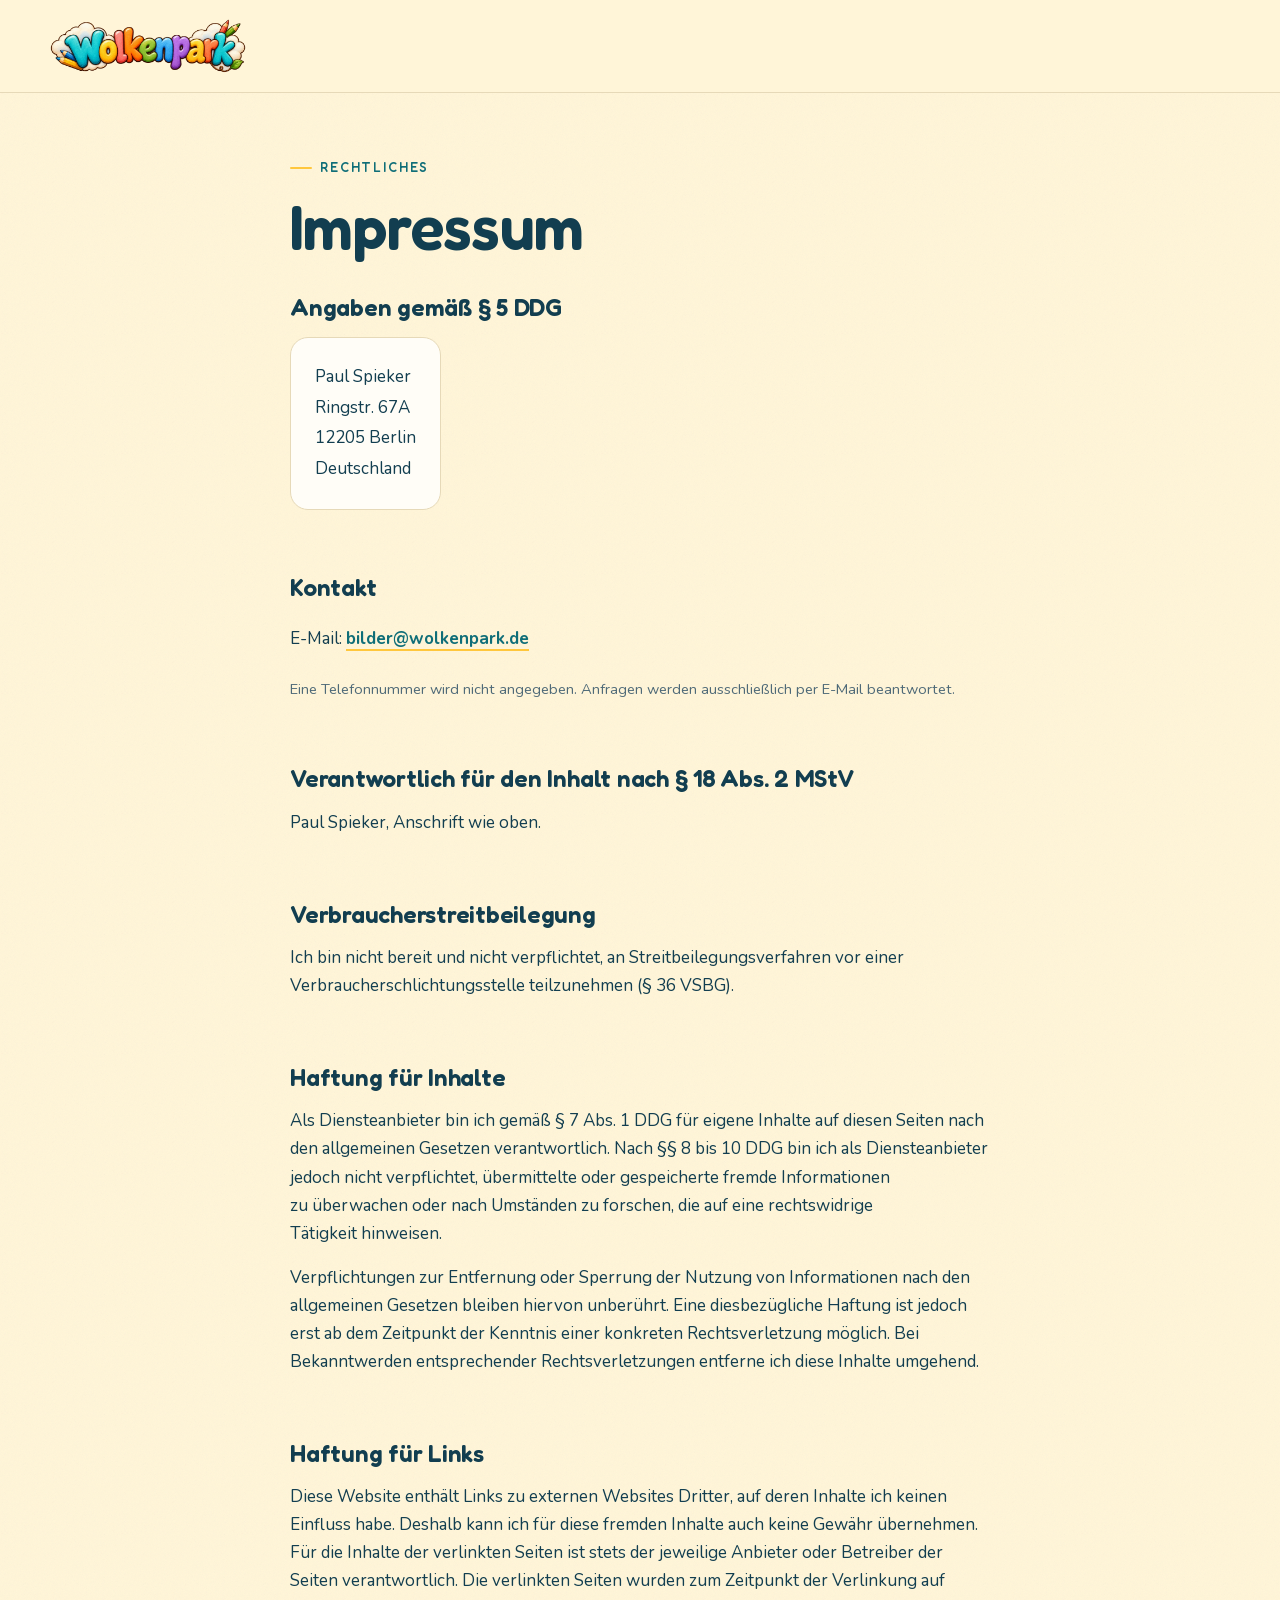
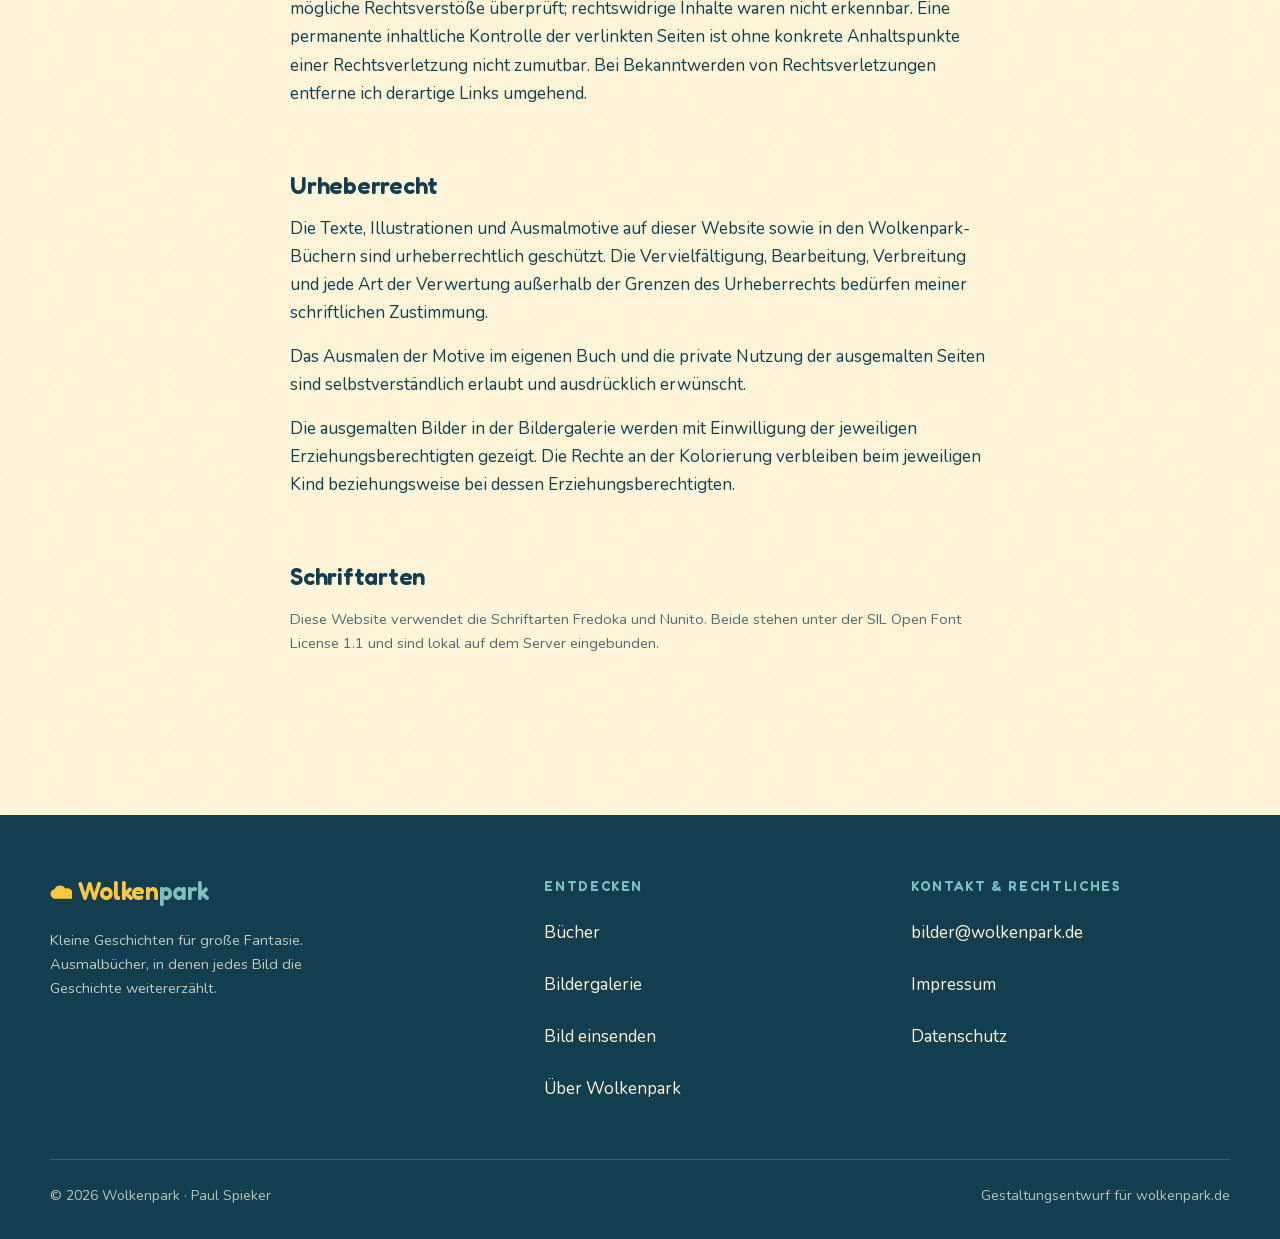
<file: impressum.html>
<!doctype html>
<html lang="de">
<head>
<meta charset="utf-8">
<meta name="viewport" content="width=device-width,initial-scale=1">
<title>Impressum | Wolkenpark</title>
<meta name="description" content="Anbieterkennzeichnung nach § 5 DDG für wolkenpark.de.">
<meta name="theme-color" content="#fff5d8">
<link rel="preload" href="assets/fonts/nunito-latin.woff2" as="font" type="font/woff2" crossorigin>
<link rel="preload" href="assets/fonts/fredoka-latin.woff2" as="font" type="font/woff2" crossorigin>
<link rel="stylesheet" href="assets/schriften.css">
<link rel="stylesheet" href="assets/styles.css">
<script defer src="assets/app.js"></script>
</head>
<body>
<a class="sprungmarke" href="#inhalt">Zum Inhalt springen</a>

<header class="kopf">
  <div class="rand kopf-innen">
    <a class="marke" href="index.html" aria-label="Wolkenpark – zur Startseite">
      <img src="assets/img/wortmarke.webp" alt="Wolkenpark" width="1400" height="383" fetchpriority="high">
    </a>
    <details class="nav-huelle">
      <summary>
        <svg class="balken-auf" viewBox="0 0 24 24" fill="none" stroke="currentColor" stroke-width="2.4" stroke-linecap="round" aria-hidden="true"><path d="M4 7h16M4 12h16M4 17h16"/></svg>
        <svg class="balken-zu" viewBox="0 0 24 24" fill="none" stroke="currentColor" stroke-width="2.4" stroke-linecap="round" aria-hidden="true"><path d="M6 6l12 12M18 6L6 18"/></svg>
        Menü
      </summary>
      <nav class="haupt-nav" aria-label="Hauptnavigation"><a href="buch-bens-handwerkertag.html">Bücher</a><a href="galerie.html">Bildergalerie</a><a href="einsenden.html">Bild einsenden</a></nav>
    </details>
  </div>
</header>

<main id="inhalt">

  <section class="abschnitt--eng">
    <div class="rand rand--schmal rechtstext">
      <p class="vorzeile">Rechtliches</p>
      <h1>Impressum</h1>

      <h2>Angaben gemäß § 5 DDG</h2>
      <address>
        Paul Spieker<br>
        Ringstr. 67A<br>
        12205 Berlin<br>
        Deutschland
      </address>

      <h2>Kontakt</h2>
      <p>E-Mail: <a class="textlink" href="mailto:bilder@wolkenpark.de">bilder@wolkenpark.de</a></p>
      <p class="klein">Eine Telefonnummer wird nicht angegeben. Anfragen werden ausschließlich per E-Mail beantwortet.</p>

      <h2>Verantwortlich für den Inhalt nach § 18 Abs. 2 MStV</h2>
      <p>Paul Spieker, Anschrift wie oben.</p>

      <h2>Verbraucherstreitbeilegung</h2>
      <p>Ich bin nicht bereit und nicht verpflichtet, an Streitbeilegungsverfahren vor einer
      Verbraucherschlichtungsstelle teilzunehmen (§ 36 VSBG).</p>

      <h2>Haftung für Inhalte</h2>
      <p>Als Diensteanbieter bin ich gemäß § 7 Abs. 1 DDG für eigene Inhalte auf diesen Seiten nach den
      allgemeinen Gesetzen verantwortlich. Nach §§ 8 bis 10 DDG bin ich als Diensteanbieter jedoch nicht
      verpflichtet, übermittelte oder gespeicherte fremde Informationen zu überwachen oder nach Umständen
      zu forschen, die auf eine rechtswidrige Tätigkeit hinweisen.</p>
      <p>Verpflichtungen zur Entfernung oder Sperrung der Nutzung von Informationen nach den allgemeinen
      Gesetzen bleiben hiervon unberührt. Eine diesbezügliche Haftung ist jedoch erst ab dem Zeitpunkt der
      Kenntnis einer konkreten Rechtsverletzung möglich. Bei Bekanntwerden entsprechender Rechtsverletzungen
      entferne ich diese Inhalte umgehend.</p>

      <h2>Haftung für Links</h2>
      <p>Diese Website enthält Links zu externen Websites Dritter, auf deren Inhalte ich keinen Einfluss habe.
      Deshalb kann ich für diese fremden Inhalte auch keine Gewähr übernehmen. Für die Inhalte der verlinkten
      Seiten ist stets der jeweilige Anbieter oder Betreiber der Seiten verantwortlich. Die verlinkten Seiten
      wurden zum Zeitpunkt der Verlinkung auf mögliche Rechtsverstöße überprüft; rechtswidrige Inhalte waren
      nicht erkennbar. Eine permanente inhaltliche Kontrolle der verlinkten Seiten ist ohne konkrete
      Anhaltspunkte einer Rechtsverletzung nicht zumutbar. Bei Bekanntwerden von Rechtsverletzungen entferne
      ich derartige Links umgehend.</p>

      <h2>Urheberrecht</h2>
      <p>Die Texte, Illustrationen und Ausmalmotive auf dieser Website sowie in den Wolkenpark-Büchern sind
      urheberrechtlich geschützt. Die Vervielfältigung, Bearbeitung, Verbreitung und jede Art der Verwertung
      außerhalb der Grenzen des Urheberrechts bedürfen meiner schriftlichen Zustimmung.</p>
      <p>Das Ausmalen der Motive im eigenen Buch und die private Nutzung der ausgemalten Seiten sind
      selbstverständlich erlaubt und ausdrücklich erwünscht.</p>
      <p>Die ausgemalten Bilder in der Bildergalerie werden mit Einwilligung der jeweiligen
      Erziehungsberechtigten gezeigt. Die Rechte an der Kolorierung verbleiben beim jeweiligen Kind
      beziehungsweise bei dessen Erziehungsberechtigten.</p>

      <h2>Schriftarten</h2>
      <p class="klein">Diese Website verwendet die Schriftarten Fredoka und Nunito. Beide stehen unter der
      SIL Open Font License 1.1 und sind lokal auf dem Server eingebunden.</p>
    </div>
  </section>
</main>

<footer class="fuss">
  <div class="rand">
    <div class="fuss-raster">
      <div>
        <a class="wortmarke-typo" href="index.html"><svg viewBox="0 0 40 26" aria-hidden="true"><path fill="currentColor" d="M11 25C5 25 1 21 1 16c0-4 3-7 7-8 1-4 5-7 10-7 4 0 8 2 10 6 1-1 2-1 4-1 4 0 7 3 8 7 3 1 5 4 5 7 0 3-2 5-5 5Z"/></svg>Wolken<b>park</b></a>
        <p class="klein" style="margin-top:var(--s4);max-width:34ch">Kleine Geschichten für große Fantasie. Ausmalbücher, in denen jedes Bild die Geschichte weitererzählt.</p>
      </div>
      <div>
        <h4>Entdecken</h4>
        <ul>
          <li><a href="buch-bens-handwerkertag.html">Bücher</a></li>
          <li><a href="galerie.html">Bildergalerie</a></li>
          <li><a href="einsenden.html">Bild einsenden</a></li>
          <li><a href="ueber.html">Über Wolkenpark</a></li>
        </ul>
      </div>
      <div>
        <h4>Kontakt &amp; Rechtliches</h4>
        <ul>
          <li><a href="mailto:bilder@wolkenpark.de">bilder@wolkenpark.de</a></li>
          <li><a href="impressum.html">Impressum</a></li>
          <li><a href="datenschutz.html">Datenschutz</a></li>
        </ul>
      </div>
    </div>
    <div class="fuss-unten">
      <span>© 2026 Wolkenpark · Paul Spieker</span>
      <span>Gestaltungsentwurf für wolkenpark.de</span>
    </div>
  </div>
</footer>

</body>
</html>
</file>
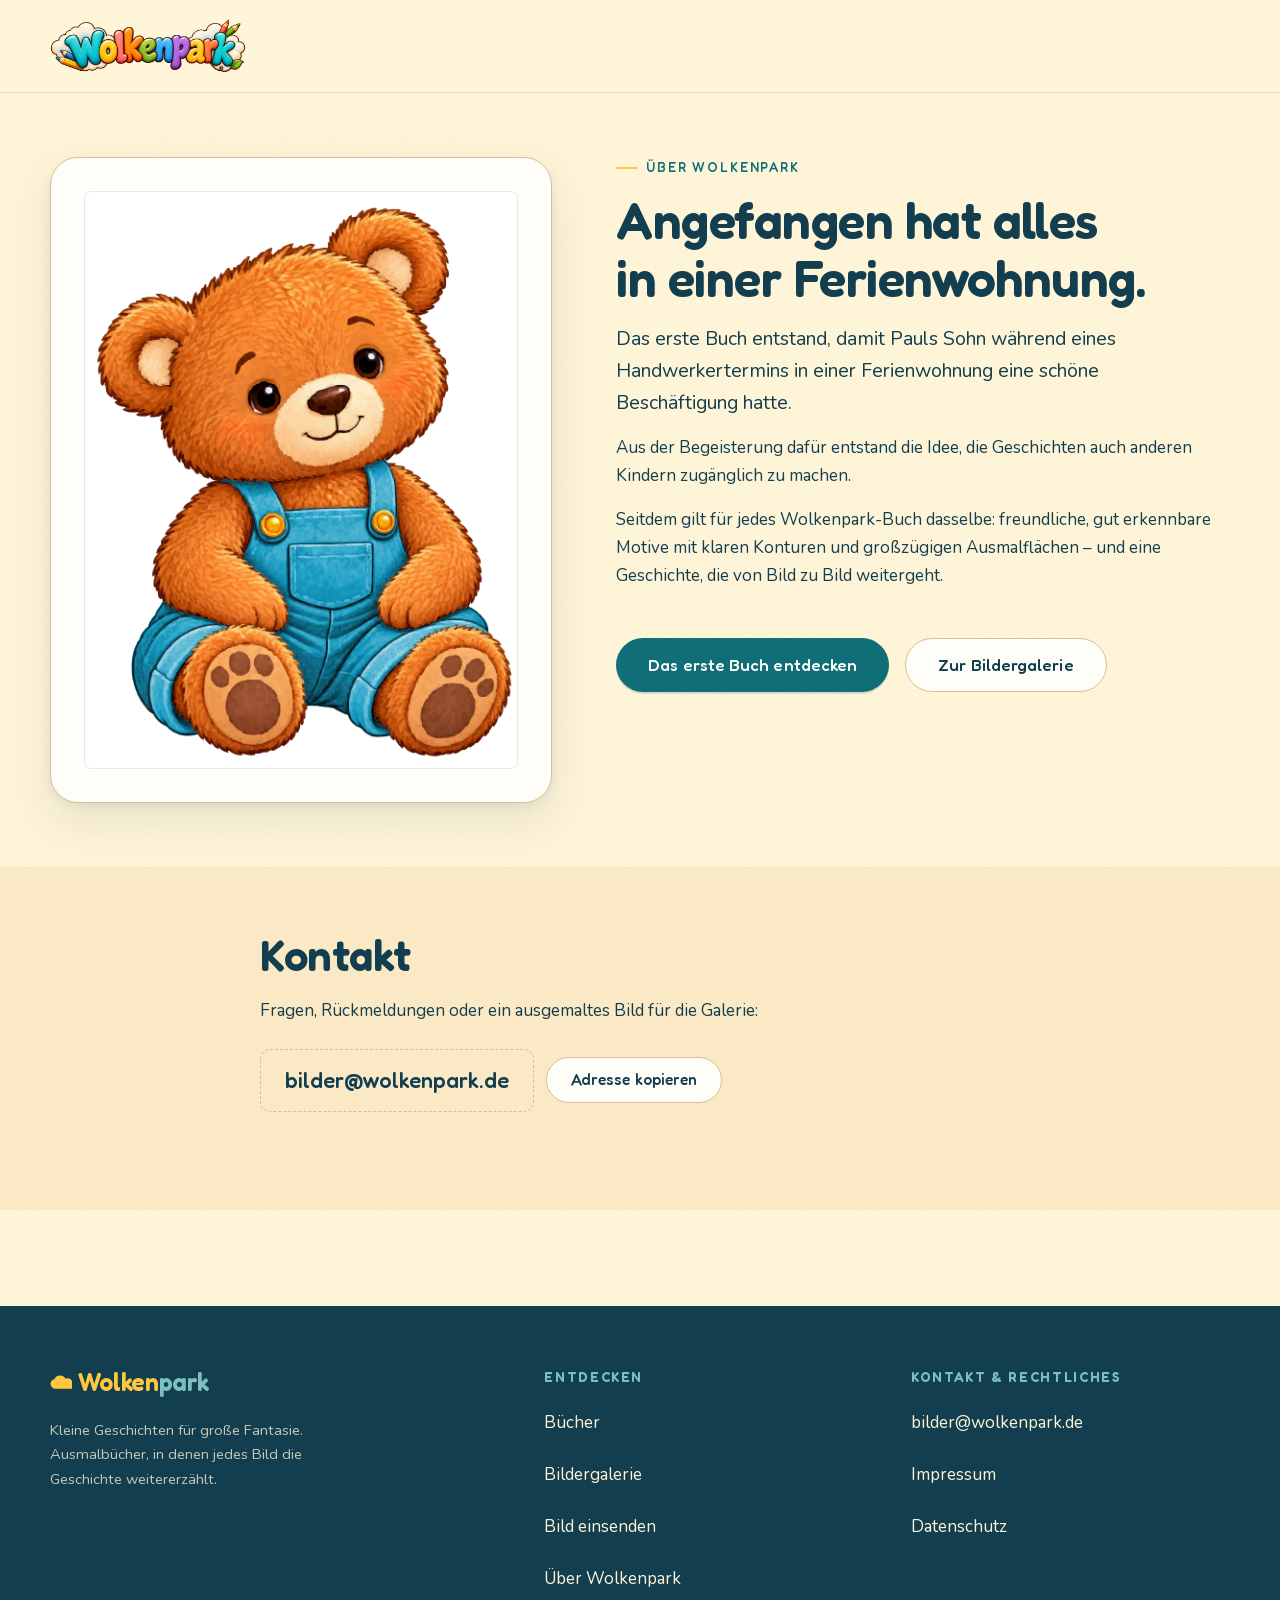
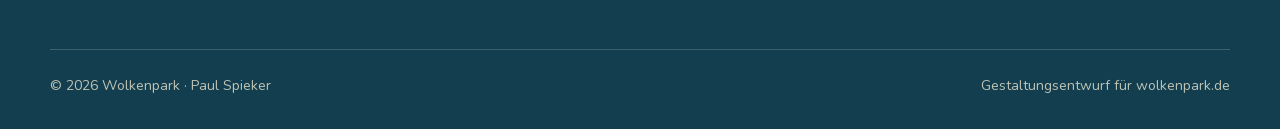
<file: ueber.html>
<!doctype html>
<html lang="de">
<head>
<meta charset="utf-8">
<meta name="viewport" content="width=device-width,initial-scale=1">
<title>Über Wolkenpark</title>
<meta name="description" content="Wie aus einem Handwerkertermin in einer Ferienwohnung das erste Wolkenpark-Ausmalbuch wurde.">
<meta name="theme-color" content="#fff5d8">
<link rel="preload" href="assets/fonts/nunito-latin.woff2" as="font" type="font/woff2" crossorigin>
<link rel="preload" href="assets/fonts/fredoka-latin.woff2" as="font" type="font/woff2" crossorigin>
<link rel="stylesheet" href="assets/schriften.css">
<link rel="stylesheet" href="assets/styles.css">
<script defer src="assets/app.js"></script>
</head>
<body>
<a class="sprungmarke" href="#inhalt">Zum Inhalt springen</a>

<header class="kopf">
  <div class="rand kopf-innen">
    <a class="marke" href="index.html" aria-label="Wolkenpark – zur Startseite">
      <img src="assets/img/wortmarke.webp" alt="Wolkenpark" width="1400" height="383" fetchpriority="high">
    </a>
    <details class="nav-huelle">
      <summary>
        <svg class="balken-auf" viewBox="0 0 24 24" fill="none" stroke="currentColor" stroke-width="2.4" stroke-linecap="round" aria-hidden="true"><path d="M4 7h16M4 12h16M4 17h16"/></svg>
        <svg class="balken-zu" viewBox="0 0 24 24" fill="none" stroke="currentColor" stroke-width="2.4" stroke-linecap="round" aria-hidden="true"><path d="M6 6l12 12M18 6L6 18"/></svg>
        Menü
      </summary>
      <nav class="haupt-nav" aria-label="Hauptnavigation"><a href="buch-bens-handwerkertag.html">Bücher</a><a href="galerie.html">Bildergalerie</a><a href="einsenden.html">Bild einsenden</a></nav>
    </details>
  </div>
</header>

<main id="inhalt">

  <section class="abschnitt--eng">
    <div class="rand buch-raster">
      <div class="bildrahmen bildrahmen--gross">
        <img src="assets/img/teddy-sitzend.webp" alt="Der Wolkenpark-Teddy in blauer Latzhose sitzt und schaut freundlich." width="900" height="1200">
      </div>
      <div>
        <p class="vorzeile">Über Wolkenpark</p>
        <h1 style="font-size:clamp(2rem,1.3rem + 2.6vw,3.2rem)">Angefangen hat alles in einer Ferienwohnung.</h1>
        <p class="fuehrung">Das erste Buch entstand, damit Pauls Sohn während eines Handwerkertermins in einer Ferienwohnung eine schöne Beschäftigung hatte.</p>
        <p>Aus der Begeisterung dafür entstand die Idee, die Geschichten auch anderen Kindern zugänglich zu machen.</p>
        <p>Seitdem gilt für jedes Wolkenpark-Buch dasselbe: freundliche, gut erkennbare Motive mit klaren Konturen und großzügigen Ausmalflächen – und eine Geschichte, die von Bild zu Bild weitergeht.</p>
        <div class="knopf-reihe" style="margin-top:var(--s7)">
          <a class="knopf knopf--haupt" href="buch-bens-handwerkertag.html">Das erste Buch entdecken</a>
          <a class="knopf knopf--rand" href="galerie.html">Zur Bildergalerie</a>
        </div>
      </div>
    </div>
  </section>

  <section class="abschnitt--eng band">
    <div class="rand rand--schmal">
      <h2>Kontakt</h2>
      <p>Fragen, Rückmeldungen oder ein ausgemaltes Bild für die Galerie:</p>
      <div class="adresszeile">
        <span class="adresse">bilder@wolkenpark.de</span>
        <button class="knopf knopf--rand knopf--klein" data-kopieren="kontakt-hinweis">Adresse kopieren</button>
      </div>
      <p class="kopiert" id="kontakt-hinweis" aria-live="polite" style="min-height:1.5em;margin-top:var(--s3)"></p>
    </div>
  </section>
</main>

<footer class="fuss">
  <div class="rand">
    <div class="fuss-raster">
      <div>
        <a class="wortmarke-typo" href="index.html"><svg viewBox="0 0 40 26" aria-hidden="true"><path fill="currentColor" d="M11 25C5 25 1 21 1 16c0-4 3-7 7-8 1-4 5-7 10-7 4 0 8 2 10 6 1-1 2-1 4-1 4 0 7 3 8 7 3 1 5 4 5 7 0 3-2 5-5 5Z"/></svg>Wolken<b>park</b></a>
        <p class="klein" style="margin-top:var(--s4);max-width:34ch">Kleine Geschichten für große Fantasie. Ausmalbücher, in denen jedes Bild die Geschichte weitererzählt.</p>
      </div>
      <div>
        <h4>Entdecken</h4>
        <ul>
          <li><a href="buch-bens-handwerkertag.html">Bücher</a></li>
          <li><a href="galerie.html">Bildergalerie</a></li>
          <li><a href="einsenden.html">Bild einsenden</a></li>
          <li><a href="ueber.html">Über Wolkenpark</a></li>
        </ul>
      </div>
      <div>
        <h4>Kontakt &amp; Rechtliches</h4>
        <ul>
          <li><a href="mailto:bilder@wolkenpark.de">bilder@wolkenpark.de</a></li>
          <li><a href="impressum.html">Impressum</a></li>
          <li><a href="datenschutz.html">Datenschutz</a></li>
        </ul>
      </div>
    </div>
    <div class="fuss-unten">
      <span>© 2026 Wolkenpark · Paul Spieker</span>
      <span>Gestaltungsentwurf für wolkenpark.de</span>
    </div>
  </div>
</footer>

</body>
</html>
</file>
<file: assets/schriften.css>
/* Schriften lokal eingebunden: beim Aufruf der Seite geht dadurch keine
   Verbindung zu Google-Servern - siehe Datenschutzerklärung.
   Fredoka und Nunito stehen unter der SIL Open Font License 1.1.
   Beides sind Variable Fonts; eine Datei deckt den ganzen Gewichtsbereich ab,
   darum font-weight als Bereich - sonst rendert alles im Standardgewicht. */
@font-face{
  font-family:'Fredoka';
  font-style:normal;
  font-weight:300 700;
  font-display:swap;
  src:url('fonts/fredoka-latin.woff2') format('woff2');
  unicode-range:U+0000-00FF, U+0131, U+0152-0153, U+02BB-02BC, U+02C6, U+02DA, U+02DC, U+0304, U+0308, U+0329, U+2000-206F, U+20AC, U+2122, U+2191, U+2193, U+2212, U+2215, U+FEFF, U+FFFD;
}
@font-face{
  font-family:'Fredoka';
  font-style:normal;
  font-weight:300 700;
  font-display:swap;
  src:url('fonts/fredoka-latin-ext.woff2') format('woff2');
  unicode-range:U+0100-02BA, U+02BD-02C5, U+02C7-02CC, U+02CE-02D7, U+02DD-02FF, U+0304, U+0308, U+0329, U+1D00-1DBF, U+1E00-1E9F, U+1EF2-1EFF, U+2020, U+20A0-20AB, U+20AD-20C4, U+2113, U+2C60-2C7F, U+A720-A7FF;
}
@font-face{
  font-family:'Nunito';
  font-style:normal;
  font-weight:200 1000;
  font-display:swap;
  src:url('fonts/nunito-latin.woff2') format('woff2');
  unicode-range:U+0000-00FF, U+0131, U+0152-0153, U+02BB-02BC, U+02C6, U+02DA, U+02DC, U+0304, U+0308, U+0329, U+2000-206F, U+20AC, U+2122, U+2191, U+2193, U+2212, U+2215, U+FEFF, U+FFFD;
}
@font-face{
  font-family:'Nunito';
  font-style:normal;
  font-weight:200 1000;
  font-display:swap;
  src:url('fonts/nunito-latin-ext.woff2') format('woff2');
  unicode-range:U+0100-02BA, U+02BD-02C5, U+02C7-02CC, U+02CE-02D7, U+02DD-02FF, U+0304, U+0308, U+0329, U+1D00-1DBF, U+1E00-1E9F, U+1EF2-1EFF, U+2020, U+20A0-20AB, U+20AD-20C4, U+2113, U+2C60-2C7F, U+A720-A7FF;
}
</file>
<file: assets/styles.css>
/* =========================================================================
   Wolkenpark · Gestaltungssystem
   Farben, Schriften, Abstände, Bedienelemente und Bildrahmen für wolkenpark.de
   ========================================================================= */

/* ---------- 1. Gestaltungsmarken ---------------------------------------- */
:root{
  /* Farben – abgeleitet vom Umschlag von „Bens großer Handwerkertag“ */
  --papier:      #fff5d8;   /* Umschlagcreme, Seitengrund */
  --papier-tief: #fae9c4;   /* abgesetzte Bänder und Streifen */
  --karte:       #fffdf7;   /* Kartenfläche und Passepartout */
  --tinte:       #123e50;   /* Titelfarbe des Umschlags, Fließtext */
  --tinte-leise: #4f6a78;   /* Sekundärtext, 5,4:1 auf Papier */
  --petrol:      #0f6e78;   /* Hauptakzent, 5,7:1 auf Papier */
  --petrol-tief: #0a5159;   /* gedrückter Zustand */
  --tuerkis:     #56a09d;   /* Umschlagakzent, nur für Flächen */
  --tuerkis-hell:#7cc0bd;   /* Türkis auf dunklem Grund, 5,5:1 auf Tinte */
  --himmel:      #cfe8f2;
  --sonne:       #ffc73d;
  --sonne-hell:  #ffe9a8;
  --koralle:     #e2563c;
  --gruen:       #6aa84f;
  --linie:       #e6d9b8;   /* warme Trennlinie */
  --linie-kraeftig:#d3c096;

  /* Abstände – Achterschritte */
  --s1:4px; --s2:8px; --s3:12px; --s4:16px; --s5:24px;
  --s6:32px; --s7:48px; --s8:64px; --s9:96px; --s10:128px;

  /* Radien */
  --r-s:10px; --r-m:18px; --r-l:28px; --r-rund:999px;

  /* Schatten – warm getönt, nie grau */
  --schatten1: 0 2px 6px rgba(18,62,80,.055), 0 8px 20px rgba(18,62,80,.05);
  --schatten2: 0 4px 10px rgba(18,62,80,.07), 0 18px 44px rgba(18,62,80,.09);
  --schatten-knopf: 0 2px 0 rgba(18,62,80,.14);

  /* Schrift */
  --schrift-titel: 'Fredoka', ui-rounded, 'Trebuchet MS', system-ui, sans-serif;
  --schrift-text:  'Nunito', ui-rounded, system-ui, -apple-system, sans-serif;

  --breite: 1180px;
  --kopf: 92px;
}

/* ---------- 2. Grundlagen ------------------------------------------------ */
*,*::before,*::after{box-sizing:border-box}
html{-webkit-text-size-adjust:100%;scroll-behavior:smooth;scroll-padding-top:calc(var(--kopf) + var(--s5))}
body{
  margin:0;
  background:var(--papier);
  color:var(--tinte);
  font-family:var(--schrift-text);
  font-size:17px;
  line-height:1.65;
  -webkit-font-smoothing:antialiased;
  /* Papierkorn: ein Hauch Struktur, damit die Fläche nicht digital wirkt */
  background-image:url("data:image/svg+xml,%3Csvg xmlns='http://www.w3.org/2000/svg' width='120' height='120'%3E%3Cfilter id='n'%3E%3CfeTurbulence baseFrequency='.9' numOctaves='3'/%3E%3C/filter%3E%3Crect width='120' height='120' filter='url(%23n)' opacity='.035'/%3E%3C/svg%3E");
}
img{max-width:100%;height:auto;display:block}
/* display:grid/block an .werk und .galerie-raster schlaegt sonst [hidden]. */
[hidden]{display:none!important}
a{color:inherit}
button{font:inherit;color:inherit;border:0;background:none;cursor:pointer}
:focus-visible{outline:3px solid var(--koralle);outline-offset:3px;border-radius:4px}
::selection{background:var(--sonne-hell)}

/* ---------- 3. Typografie ------------------------------------------------ */
h1,h2,h3,h4{font-family:var(--schrift-titel);font-weight:600;line-height:1.14;margin:0 0 var(--s4);letter-spacing:-.01em;text-wrap:balance}
h1{font-size:clamp(2.2rem,1.4rem + 3.4vw,3.9rem)}
h2{font-size:clamp(1.7rem,1.2rem + 2.1vw,2.7rem)}
h3{font-size:clamp(1.2rem,1.05rem + .65vw,1.5rem)}
h4{font-size:1.05rem}
p{margin:0 0 var(--s4);text-wrap:pretty}
p:last-child{margin-bottom:0}
.vorzeile{
  font-family:var(--schrift-titel);font-size:.82rem;font-weight:500;
  letter-spacing:.14em;text-transform:uppercase;color:var(--petrol);
  margin:0 0 var(--s3);display:flex;align-items:center;gap:var(--s2);
}
.vorzeile::before{content:"";width:22px;height:2px;border-radius:2px;background:var(--sonne);flex:none}
.fuehrung{font-size:1.22rem;line-height:1.62;color:var(--tinte);max-width:56ch}
.klein{font-size:.92rem;color:var(--tinte-leise)}
.winzig{font-size:.82rem;line-height:1.55;color:var(--tinte-leise)}

/* Buntstiftstrich unter einem Wort */
.gemalt{position:relative;color:var(--petrol);white-space:nowrap}
.gemalt::after{
  content:"";position:absolute;left:-2%;right:-2%;bottom:-.16em;height:.3em;
  background:no-repeat center/100% 100% url("data:image/svg+xml,%3Csvg xmlns='http://www.w3.org/2000/svg' viewBox='0 0 200 14' preserveAspectRatio='none'%3E%3Cpath d='M3 9C45 3 112 2 197 6' stroke='%23ffc73d' stroke-width='6' stroke-linecap='round' fill='none'/%3E%3Cpath d='M9 12.5C58 8.5 120 8 191 11' stroke='%23ffc73d' stroke-width='3' stroke-linecap='round' fill='none' opacity='.55'/%3E%3C/svg%3E");
}

/* ---------- 4. Grundraster ---------------------------------------------- */
.rand{width:min(var(--breite),100% - var(--s7));margin-inline:auto}
.rand--schmal{width:min(760px,100% - var(--s7))}
.abschnitt{padding-block:clamp(var(--s8),7vw,var(--s10))}
.abschnitt--eng{padding-block:clamp(var(--s7),5vw,var(--s9))}
.band{background:var(--papier-tief)}
.band-karte{background:var(--karte)}
.kopfzeile-gruppe{display:flex;align-items:flex-end;justify-content:space-between;gap:var(--s6);flex-wrap:wrap;margin-bottom:var(--s7)}
.kopfzeile-gruppe h2{margin-bottom:var(--s3)}
.nur-screenreader{position:absolute;width:1px;height:1px;padding:0;margin:-1px;overflow:hidden;clip-path:inset(50%);white-space:nowrap}
.sprungmarke{position:absolute;left:var(--s4);top:-100px;z-index:100;background:var(--petrol);color:var(--karte);padding:var(--s3) var(--s5);border-radius:var(--r-s);font-weight:700;transition:top .15s}
.sprungmarke:focus{top:var(--s3)}

/* Wolkenkante als Abschnittstrenner – greift den Namen „Wolkenpark“ auf */
.wolkenkante{display:block;width:100%;height:clamp(28px,4vw,52px);fill:currentColor}

/* ---------- 5. Marke ----------------------------------------------------- */
.marke{display:inline-flex;align-items:center;gap:var(--s3);text-decoration:none;padding:var(--s2) 0}
.marke img{width:clamp(146px,16vw,196px);height:auto}
/* Typografische Wortmarke – schlichte Fassung für Fußzeile, Druck und kleine Flächen */
.wortmarke-typo{
  font-family:var(--schrift-titel);font-weight:600;font-size:1.55rem;letter-spacing:-.015em;
  color:var(--petrol);display:inline-flex;align-items:center;gap:0;text-decoration:none;line-height:1;
}
.wortmarke-typo b{font-weight:600;color:var(--tuerkis)}
.wortmarke-typo svg{width:.9em;height:.9em;flex:none;color:var(--sonne);margin-right:.22em}

/* ---------- 6. Kopfzeile und Navigation ---------------------------------- */
/* Die Navigation ist ein <details>-Element: aufklappbar ohne JavaScript,
   mit Tastatur bedienbar und mit nativem aria-expanded. */
.kopf{
  position:sticky;top:0;z-index:40;background:rgba(255,245,216,.94);
  backdrop-filter:blur(10px);border-bottom:1px solid var(--linie);
}
.kopf-innen{display:flex;align-items:center;justify-content:space-between;gap:var(--s5);min-height:var(--kopf)}
.nav-huelle > summary{display:none}
.haupt-nav{display:flex;align-items:center;gap:var(--s2)}
.haupt-nav a{
  text-decoration:none;font-weight:700;font-size:1rem;padding:var(--s3) var(--s4);
  border-radius:var(--r-s);position:relative;display:block;
}
.haupt-nav a:hover{background:var(--papier-tief)}
.haupt-nav a[aria-current="page"]{color:var(--petrol)}
.haupt-nav a[aria-current="page"]::after{
  content:"";position:absolute;left:var(--s4);right:var(--s4);bottom:6px;height:3px;
  border-radius:3px;background:var(--sonne);
}

@media (max-width:860px){
  .nav-huelle > summary{
    display:inline-flex;align-items:center;gap:var(--s2);list-style:none;cursor:pointer;
    min-height:48px;padding:var(--s2) var(--s4);
    border:1.5px solid var(--linie-kraeftig);border-radius:var(--r-s);
    background:var(--karte);font-weight:700;font-size:.95rem;
  }
  .nav-huelle > summary::-webkit-details-marker{display:none}
  .nav-huelle > summary svg{width:20px;height:20px}
  .nav-huelle[open] > summary{background:var(--petrol);color:var(--karte);border-color:var(--petrol)}
  .nav-huelle .balken-zu{display:none}
  .nav-huelle[open] .balken-auf{display:none}
  .nav-huelle[open] .balken-zu{display:block}
  .haupt-nav{display:none}
  .nav-huelle[open] .haupt-nav{
    display:flex;position:absolute;left:0;right:0;top:100%;
    flex-direction:column;align-items:stretch;gap:0;
    background:var(--karte);border-bottom:1px solid var(--linie);box-shadow:var(--schatten2);
    padding:var(--s3) max(var(--s5),calc((100vw - var(--breite))/2 + var(--s5))) var(--s5);
  }
  .haupt-nav a{padding:var(--s4);font-size:1.1rem;border-bottom:1px solid var(--linie)}
  .haupt-nav a:last-child{border-bottom:0}
  .haupt-nav a[aria-current="page"]::after{display:none}
  .haupt-nav a[aria-current="page"]{background:var(--papier-tief);border-radius:var(--r-s)}
}

/* ---------- 7. Bedienelemente -------------------------------------------- */
.knopf{
  display:inline-flex;align-items:center;justify-content:center;gap:var(--s3);
  min-height:54px;padding:var(--s3) var(--s6);border-radius:var(--r-rund);
  font-family:var(--schrift-titel);font-weight:500;font-size:1.05rem;letter-spacing:.005em;
  text-decoration:none;text-align:center;
  transition:transform .16s ease,box-shadow .16s ease,background-color .16s ease;
}
.knopf svg{width:1.1em;height:1.1em;flex:none}
.knopf:hover{transform:translateY(-2px)}
.knopf:active{transform:translateY(0)}
.knopf--haupt{background:var(--petrol);color:var(--karte);box-shadow:var(--schatten-knopf)}
.knopf--haupt:hover{background:var(--petrol-tief)}
.knopf--sonne{background:var(--sonne);color:var(--tinte);box-shadow:var(--schatten-knopf)}
.knopf--sonne:hover{background:#ffb81f}
.knopf--rand{background:var(--karte);color:var(--tinte);border:1.5px solid var(--linie-kraeftig)}
.knopf--rand:hover{border-color:var(--petrol);color:var(--petrol)}
.knopf--klein{min-height:46px;padding:var(--s2) var(--s5);font-size:.98rem}
.knopf-reihe{display:flex;flex-wrap:wrap;gap:var(--s4);align-items:center}

.textlink{
  display:inline-flex;align-items:center;gap:var(--s2);font-weight:700;color:var(--petrol);
  text-decoration:underline;text-underline-offset:5px;text-decoration-thickness:2px;
  text-decoration-color:var(--sonne);padding-block:var(--s2);
}
.textlink:hover{text-decoration-color:var(--petrol)}
.textlink svg{width:1em;height:1em;flex:none}

/* Filterchips der Galerie */
.chip-reihe{display:flex;flex-wrap:wrap;gap:var(--s2)}
.chip{
  min-height:46px;padding:var(--s2) var(--s5);border-radius:var(--r-rund);
  background:var(--karte);border:1.5px solid var(--linie);font-weight:700;font-size:.95rem;
  transition:background-color .15s,border-color .15s,color .15s;
}
.chip:hover{border-color:var(--linie-kraeftig);background:var(--papier-tief)}
.chip[aria-pressed="true"]{background:var(--petrol);border-color:var(--petrol);color:var(--karte)}
.chip[aria-pressed="true"]:hover{background:var(--petrol-tief)}

/* ---------- 8. Bildrahmen ------------------------------------------------ */
/* Das Leitelement der Website: die Zeichnung hängt in einem Passepartout. */
.bildrahmen{
  display:block;
  background:var(--karte);padding:clamp(12px,2.2vw,22px);border-radius:var(--r-m);
  border:1px solid var(--linie-kraeftig);box-shadow:var(--schatten1);
}
.bildrahmen > img,.bildrahmen > .bildflaeche{
  border-radius:6px;background:#fff;
  box-shadow:0 0 0 1px rgba(18,62,80,.1);
  width:100%;
}
.bildrahmen--gross{padding:clamp(16px,3vw,34px);border-radius:var(--r-l);box-shadow:var(--schatten2)}

/* Buchcover: ohne Passepartout, mit angedeutetem Buchrücken */
.buchcover{
  position:relative;border-radius:3px 12px 12px 3px;overflow:hidden;background:var(--papier);
  box-shadow:0 0 0 1px rgba(18,62,80,.12), 0 16px 30px rgba(18,62,80,.17), 0 42px 76px rgba(18,62,80,.16);
}
.buchcover::after{
  content:"";position:absolute;inset:0 auto 0 0;width:14px;pointer-events:none;
  background:linear-gradient(90deg,rgba(18,62,80,.22),rgba(18,62,80,.05) 55%,transparent);
}
.bildflaeche{aspect-ratio:3/4;display:grid;place-items:center}

/* Karte */
.karte{
  background:var(--karte);border:1px solid var(--linie);border-radius:var(--r-l);
  padding:clamp(var(--s5),3vw,var(--s7));box-shadow:var(--schatten1);
}

/* Drei Besonderheiten – bewusst ohne Kartenkästen, damit es nach Buch
   und nicht nach Produktseite aussieht. */
.merkmale{display:grid;grid-template-columns:repeat(auto-fit,minmax(240px,1fr));gap:clamp(var(--s5),4vw,var(--s8))}
.merkmal{position:relative;padding-left:clamp(var(--s5),3vw,var(--s7))}
.merkmal + .merkmal::before{
  content:"";position:absolute;left:0;top:4px;bottom:4px;width:0;
  border-left:2px dashed var(--linie-kraeftig);
}
.merkmal:first-child{padding-left:0}
.merkmal .zahl{
  font-family:var(--schrift-titel);font-size:clamp(3rem,2rem + 2.4vw,4.2rem);font-weight:600;
  color:var(--petrol);line-height:.95;display:block;margin-bottom:var(--s3);
}
.merkmal h3{margin-bottom:var(--s2);font-size:1.18rem}
.merkmal p{font-size:1rem;color:var(--tinte-leise);margin:0}
@media (max-width:760px){
  .merkmal{padding-left:0;padding-top:var(--s5)}
  .merkmal + .merkmal::before{left:0;right:0;top:0;bottom:auto;width:auto;border-left:0;border-top:2px dashed var(--linie-kraeftig)}
}

/* ---------- 9. Startseite: Auftakt --------------------------------------- */
.auftakt{position:relative;padding-block:clamp(var(--s8),7vw,var(--s10)) clamp(var(--s9),8vw,var(--s10));overflow:clip}
.auftakt-raster{display:grid;grid-template-columns:1.05fr .95fr;gap:clamp(var(--s6),5vw,var(--s9));align-items:center}
.auftakt h1{margin-bottom:var(--s5)}
.auftakt .knopf-reihe{margin-top:var(--s7)}
.auftakt-bild{position:relative}
.auftakt-cover{max-width:min(400px,86%);margin-inline:auto;transform:rotate(-2.5deg)}
.auftakt-teddy{
  position:absolute;right:-9%;bottom:-10%;width:37%;max-width:226px;
  filter:drop-shadow(0 14px 26px rgba(18,62,80,.18));
}
/* Handgezeichnete Wolken im Hintergrund, sehr zurückhaltend */
.wolke{position:absolute;color:#fff;opacity:.95;pointer-events:none;filter:drop-shadow(0 2px 5px rgba(18,62,80,.05))}
.wolke--1{top:8%;left:-3%;width:210px}
.wolke--2{top:40%;right:1%;width:132px;opacity:.75}
.stern{color:var(--sonne);position:absolute;pointer-events:none}

/* ---------- 10. Galerie --------------------------------------------------- */
.galerie-werkzeuge{
  display:flex;flex-wrap:wrap;gap:var(--s5);align-items:flex-end;justify-content:space-between;
  padding:var(--s5);background:var(--karte);border:1px solid var(--linie);border-radius:var(--r-l);
  margin-bottom:var(--s7);
}
.filter-feld{display:flex;flex-direction:column;gap:var(--s3)}
.filter-feld > span{font-weight:700;font-size:.88rem;letter-spacing:.06em;text-transform:uppercase;color:var(--tinte-leise)}
.treffer{font-size:.95rem;color:var(--tinte-leise);margin:0}

.galerie-raster{display:grid;grid-template-columns:repeat(auto-fill,minmax(248px,1fr));gap:clamp(var(--s5),3vw,var(--s7))}
.werk{display:block;width:100%;text-align:left;padding:0}
.werk .bildrahmen{transition:transform .2s ease,box-shadow .2s ease}
.werk:nth-child(3n+1) .bildrahmen{transform:rotate(-1.1deg)}
.werk:nth-child(3n+2) .bildrahmen{transform:rotate(.8deg)}
.werk:nth-child(3n) .bildrahmen{transform:rotate(-.4deg)}
.werk:hover .bildrahmen,.werk:focus-visible .bildrahmen{transform:rotate(0) translateY(-4px);box-shadow:var(--schatten2)}
.werk-text{display:block;padding:var(--s4) var(--s2) 0}
.werk-text strong{display:block;font-family:var(--schrift-titel);font-weight:500;font-size:1.08rem;line-height:1.3}
.werk-text span{display:block;font-size:.9rem;color:var(--tinte-leise);margin-top:2px}


/* Leerzustand */
.leerzustand{text-align:center;max-width:620px;margin-inline:auto;padding-block:var(--s7)}
.leerzustand img{width:min(230px,52vw);margin:0 auto var(--s6)}
.leerzustand h3{font-size:clamp(1.4rem,1.1rem + 1.2vw,2rem)}
.leer-rahmen{display:grid;grid-template-columns:repeat(auto-fill,minmax(180px,1fr));gap:var(--s5);margin-top:var(--s8)}
.leer-rahmen > div{
  aspect-ratio:3/4;border:2px dashed var(--linie-kraeftig);border-radius:var(--r-m);
  display:grid;place-items:center;color:var(--linie-kraeftig);background:rgba(255,253,247,.5);
}
.leer-rahmen svg{width:46px;height:46px}


/* ---------- 11. Bildansicht (Lightbox) ------------------------------------ */
.lupe{
  border:0;padding:0;max-width:min(1100px,94vw);max-height:94dvh;width:100%;
  background:var(--papier);border-radius:var(--r-l);box-shadow:var(--schatten2);color:var(--tinte);
}
.lupe::backdrop{background:rgba(18,62,80,.74);backdrop-filter:blur(3px)}
.lupe-innen{display:grid;grid-template-rows:auto 1fr auto;max-height:94dvh}
.lupe-kopf{display:flex;align-items:flex-start;justify-content:space-between;gap:var(--s4);padding:var(--s5) var(--s5) var(--s3)}
.lupe-kopf h2{font-size:1.4rem;margin:0 0 2px}
.lupe-kopf p{margin:0;font-size:.95rem;color:var(--tinte-leise)}
.schliessen{
  width:48px;height:48px;flex:none;border-radius:var(--r-rund);background:var(--karte);
  border:1.5px solid var(--linie-kraeftig);display:grid;place-items:center;
}
.schliessen:hover{background:var(--koralle);border-color:var(--koralle);color:#fff}
.schliessen svg{width:22px;height:22px}
.lupe-buehne{overflow:auto;padding:var(--s2) var(--s5);display:grid;place-items:center}
.lupe-buehne .bildrahmen{max-width:min(620px,100%)}
/* Das ganze Bild muss ohne Scrollen sichtbar sein. */
.lupe-buehne .bildrahmen > img{max-height:58dvh;width:auto;margin-inline:auto}
.lupe-fuss{
  display:flex;align-items:center;justify-content:space-between;gap:var(--s4);
  padding:var(--s5);border-top:1px solid var(--linie);margin-top:var(--s5);flex-wrap:wrap;
}
.blaettern{display:flex;align-items:center;gap:var(--s3)}
.blaettern button{
  width:54px;height:54px;border-radius:var(--r-rund);background:var(--karte);
  border:1.5px solid var(--linie-kraeftig);display:grid;place-items:center;
}
.blaettern button:hover:not(:disabled){background:var(--petrol);border-color:var(--petrol);color:var(--karte)}
.blaettern button:disabled{opacity:.35;cursor:not-allowed}
.blaettern svg{width:22px;height:22px}
.zaehler{font-weight:700;font-size:.95rem;min-width:5.5em;text-align:center}

@media (max-width:640px){
  .lupe{max-width:100vw;width:100vw;max-height:100dvh;height:100dvh;border-radius:0;margin:0}
  /* Ohne height:100% waechst das Raster nur bis zum Inhalt und der Fuss
     haengt mitten im Schirm statt unten. */
  .lupe-innen{max-height:100dvh;height:100%}
  .lupe-fuss{position:sticky;bottom:0;background:var(--papier);justify-content:center}
  .lupe-fuss .textlink{width:100%;justify-content:center}
}

/* ---------- 12. Ablauf „Bild einsenden“ ----------------------------------- */
.ablauf{display:grid;grid-template-columns:repeat(auto-fit,minmax(250px,1fr));gap:var(--s6);counter-reset:schritt;list-style:none;padding:0;margin:0}
.ablauf li{background:var(--karte);border:1px solid var(--linie);border-radius:var(--r-l);padding:var(--s6) var(--s5)}
.ablauf li::before{
  counter-increment:schritt;content:counter(schritt);
  display:grid;place-items:center;width:54px;height:54px;border-radius:var(--r-rund);
  background:var(--sonne);color:var(--tinte);font-family:var(--schrift-titel);font-size:1.6rem;font-weight:600;
  margin-bottom:var(--s4);
}
.ablauf h3{margin-bottom:var(--s2)}
.ablauf p{margin:0;color:var(--tinte-leise);font-size:.98rem}

.hinweisliste{list-style:none;padding:0;margin:0;display:grid;gap:var(--s4)}
.hinweisliste li{display:flex;gap:var(--s4);align-items:flex-start}
.hinweisliste svg{width:26px;height:26px;flex:none;color:var(--petrol);margin-top:2px}
.hinweisliste strong{display:block}
.hinweisliste span{color:var(--tinte-leise);font-size:.97rem}

/* Kopierbare E-Mail-Adresse */
.adresszeile{display:flex;flex-wrap:wrap;align-items:center;gap:var(--s3);margin-top:var(--s5)}
.adresse{
  font-family:var(--schrift-titel);font-size:clamp(1.1rem,1rem + .7vw,1.4rem);font-weight:500;
  background:var(--papier-tief);border:1.5px dashed var(--linie-kraeftig);border-radius:var(--r-s);
  padding:var(--s3) var(--s5);user-select:all;
}
.kopiert{color:var(--gruen);font-weight:700;font-size:.92rem}

/* Elternhinweis */
.elternkasten{background:var(--himmel);border:1px solid #a9d3e4;border-radius:var(--r-l);padding:clamp(var(--s5),3vw,var(--s7))}
.elternkasten .vorzeile{color:#0b5c72}
.platzhalter-notiz{
  border-left:4px solid var(--sonne);background:var(--papier-tief);
  padding:var(--s4) var(--s5);border-radius:0 var(--r-s) var(--r-s) 0;font-size:.93rem;color:var(--tinte-leise);
}

/* ---------- 13. Buchseite ------------------------------------------------- */
.buch-raster{display:grid;grid-template-columns:minmax(0,.9fr) minmax(0,1.1fr);gap:clamp(var(--s6),5vw,var(--s9));align-items:start}
.buch-daten{list-style:none;padding:0;margin:var(--s6) 0 0;display:grid;gap:0;border-top:1px solid var(--linie)}
.buch-daten li{display:flex;justify-content:space-between;gap:var(--s4);padding:var(--s4) 0;border-bottom:1px solid var(--linie)}
.buch-daten li > span:first-child{font-weight:700}
.buch-daten span:last-child{color:var(--tinte-leise);text-align:right}
.extern-notiz{display:flex;align-items:center;gap:var(--s2);font-size:.88rem;color:var(--tinte-leise);margin-top:var(--s3)}
.extern-notiz svg{width:16px;height:16px;flex:none}

/* Blätterbare Innenseiten */
/* overflow-x:auto laesst den Browser auch overflow-y auf auto rechnen.
   Ohne Polsterung oben schneidet das Drehung, Schatten und Hover-Lift ab. */
.blaetterband{display:flex;gap:var(--s5);overflow-x:auto;padding-block:var(--s5);scroll-snap-type:x mandatory;scrollbar-width:thin}
.blaetterband > *{flex:0 0 clamp(210px,26vw,270px);scroll-snap-align:start}
.blaetterband .werk-text{padding-inline:0}

/* ---------- 14. Rechtstexte ---------------------------------------------- */
.rechtstext{max-width:70ch}
.rechtstext h2{margin-top:var(--s8);font-size:1.5rem}
.rechtstext h2:first-of-type{margin-top:var(--s6)}
.rechtstext address{font-style:normal;background:var(--karte);border:1px solid var(--linie);border-radius:var(--r-m);padding:var(--s5);display:inline-block;line-height:1.8}

/* ---------- 15. Fußzeile -------------------------------------------------- */
.fuss{background:var(--tinte);color:var(--papier);padding-block:var(--s8) var(--s6);margin-top:var(--s9)}
.fuss a{color:var(--papier)}
.fuss .wortmarke-typo{color:var(--sonne)}
.fuss .wortmarke-typo b{color:var(--tuerkis-hell)}
.fuss-raster{display:grid;grid-template-columns:1.4fr 1fr 1fr;gap:var(--s7);padding-bottom:var(--s7);border-bottom:1px solid rgba(255,245,216,.18)}
.fuss h4{font-size:.85rem;letter-spacing:.12em;text-transform:uppercase;color:var(--tuerkis-hell);margin-bottom:var(--s4)}
.fuss ul{list-style:none;margin:0;padding:0;display:grid;gap:var(--s2)}
.fuss ul a{text-decoration:none;padding-block:var(--s2);display:inline-block}
.fuss ul a:hover{text-decoration:underline;text-underline-offset:4px}
.fuss .klein,.fuss .winzig{color:rgba(255,245,216,.76)}
.fuss-unten{padding-top:var(--s5);font-size:.88rem;color:rgba(255,245,216,.72);display:flex;flex-wrap:wrap;gap:var(--s4);justify-content:space-between}

/* ---------- 16. Gestaltungssystem-Seite ----------------------------------- */
.muster{display:grid;grid-template-columns:repeat(auto-fill,minmax(150px,1fr));gap:var(--s4)}
.farbfeld{border-radius:var(--r-m);overflow:hidden;border:1px solid var(--linie);background:var(--karte)}
.farbfeld i{display:block;height:84px}
.farbfeld span{display:block;padding:var(--s3);font-size:.82rem;line-height:1.45}
.farbfeld b{display:block;font-size:.9rem}
.massband{display:flex;align-items:flex-end;gap:var(--s3);flex-wrap:wrap}
.massband div{text-align:center;font-size:.75rem;color:var(--tinte-leise)}
.massband i{display:block;background:var(--petrol);border-radius:3px;margin-bottom:var(--s2)}

/* ---------- 17. Anpassung an kleine Bildschirme --------------------------- */
@media (max-width:980px){
  .auftakt-raster,.buch-raster{grid-template-columns:1fr;gap:var(--s7)}
  .auftakt-bild{order:-1}
  .auftakt-cover{max-width:min(320px,70%)}
  .auftakt-teddy{width:34%;right:2%}
  .fuss-raster{grid-template-columns:1fr 1fr;gap:var(--s6)}
  .fuss-raster > :first-child{grid-column:1/-1}
}
@media (max-width:700px){
  :root{--kopf:72px}
  body{font-size:16px}
  .rand,.rand--schmal{width:min(100% - var(--s5)*2,var(--breite))}
  .galerie-raster{grid-template-columns:repeat(auto-fill,minmax(150px,1fr));gap:var(--s5)}
  .galerie-werkzeuge{flex-direction:column;align-items:stretch}
  .kopfzeile-gruppe{margin-bottom:var(--s6)}
  .fuss-raster{grid-template-columns:1fr}
  .knopf-reihe .knopf{width:100%}
}

@media (prefers-reduced-motion:reduce){
  html{scroll-behavior:auto}
  *,*::before,*::after{animation-duration:.01ms!important;transition-duration:.01ms!important}
  .werk:hover .bildrahmen{transform:none}
}

@media print{
  .kopf,.fuss,.galerie-werkzeuge,.sprungmarke{display:none}
  body{background:#fff}
}

/* ---------- 18. Zusammengesetzte Bausteine -------------------------------- */
.ueber-karte{display:grid;grid-template-columns:auto 1fr;gap:clamp(var(--s5),4vw,var(--s7));align-items:center}
.ueber-karte > img{width:clamp(110px,15vw,180px)}
@media (max-width:700px){
  .ueber-karte{grid-template-columns:1fr;text-align:center;justify-items:center}
  .ueber-karte .vorzeile{justify-content:center}
  .ueber-karte .knopf-reihe{justify-content:center}
}

/* Auswahlfeld, optisch an die Chips angeglichen */
.filter-feld label{font-weight:700;font-size:.88rem;letter-spacing:.06em;text-transform:uppercase;color:var(--tinte-leise)}
.auswahl{
  font:inherit;font-weight:700;font-size:.98rem;color:var(--tinte);
  min-height:48px;padding:var(--s2) var(--s8) var(--s2) var(--s5);
  background:var(--karte);border:1.5px solid var(--linie-kraeftig);border-radius:var(--r-rund);
  appearance:none;cursor:pointer;min-width:min(280px,100%);
  background-image:url("data:image/svg+xml,%3Csvg xmlns='http://www.w3.org/2000/svg' viewBox='0 0 24 24' fill='none' stroke='%230f6e78' stroke-width='2.6' stroke-linecap='round' stroke-linejoin='round'%3E%3Cpath d='m6 9 6 6 6-6'/%3E%3C/svg%3E");
  background-repeat:no-repeat;background-position:right var(--s5) center;background-size:18px;
}
.auswahl:hover{border-color:var(--petrol)}

/* Gleiches Raster, Text aber in der breiteren Spalte */
.buch-raster--text-breit{grid-template-columns:minmax(0,1.15fr) minmax(0,.85fr)}

/* ---------- 19. Teddy als Maskottchen ------------------------------------ */
/* Der Teddy begleitet jeweils einen Abschnitt, nie mehr als zwei je Seite. */
.teddy-neben{width:clamp(108px,13vw,168px);flex:none}
.titel-mit-teddy{display:grid;grid-template-columns:1fr auto;gap:clamp(var(--s5),4vw,var(--s7));align-items:center}
.titel-mit-teddy--links{grid-template-columns:auto 1fr;margin-bottom:var(--s6)}
.titel-mit-teddy > img{width:clamp(130px,17vw,224px)}
.titel-mit-teddy--links > img{width:clamp(96px,11vw,144px)}
@media (max-width:700px){
  .titel-mit-teddy{grid-template-columns:1fr;justify-items:start}
  .titel-mit-teddy > img{width:150px;order:-1}
  .titel-mit-teddy--links{gap:var(--s4)}
}

/* ---------- 20. Galeriekarten feinjustiert -------------------------------- */

@media (max-width:700px){
  /* Auf schmalen Schirmen darf die Unterschrift das Bild nicht ueberragen. */
  .werk-text{padding-top:var(--s3)}
  .werk-text strong{font-size:.98rem;line-height:1.25}
  .werk-text span{font-size:.8rem;line-height:1.3}
}

@media (max-width:700px){
  /* Einspaltig wuerden die 3:4-Platzhalter je rund 460 px hoch - zweispaltig
     bleibt der Leerzustand ueberschaubar. */
  .leer-rahmen{grid-template-columns:repeat(2,1fr);gap:var(--s4)}
  .leer-rahmen > :nth-child(3){display:none}
}

/* ---------- 21. Einladung statt Galerievorschau --------------------------- */
/* Solange keine Einsendung vorliegt, zeigt die Startseite keine Bilderreihe,
   sondern lädt zum Mitmachen ein. */
.einladung{
  display:grid;grid-template-columns:auto 1fr;gap:clamp(var(--s5),4vw,var(--s7));align-items:center;
  background:var(--papier);border:2px dashed var(--linie-kraeftig);border-radius:var(--r-l);
  padding:clamp(var(--s5),3vw,var(--s7));
}
.einladung > img{width:clamp(130px,16vw,200px)}
.einladung h3{margin-bottom:var(--s3)}
.einladung p{color:var(--tinte-leise);max-width:52ch}
@media (max-width:700px){
  .einladung{grid-template-columns:1fr;text-align:center;justify-items:center}
  .einladung p{margin-bottom:var(--s3)}
}

/* ---------- 22. Listen in Rechtstexten ------------------------------------ */
.rechtstext h3{margin-top:var(--s6);font-size:1.12rem}
.rechtstext ul{margin:0 0 var(--s4);padding-left:var(--s5)}
.rechtstext li{margin-bottom:var(--s2)}
.rechtstext li::marker{color:var(--petrol)}
.rechtstext .fuehrung{margin-bottom:var(--s6)}
</file>
